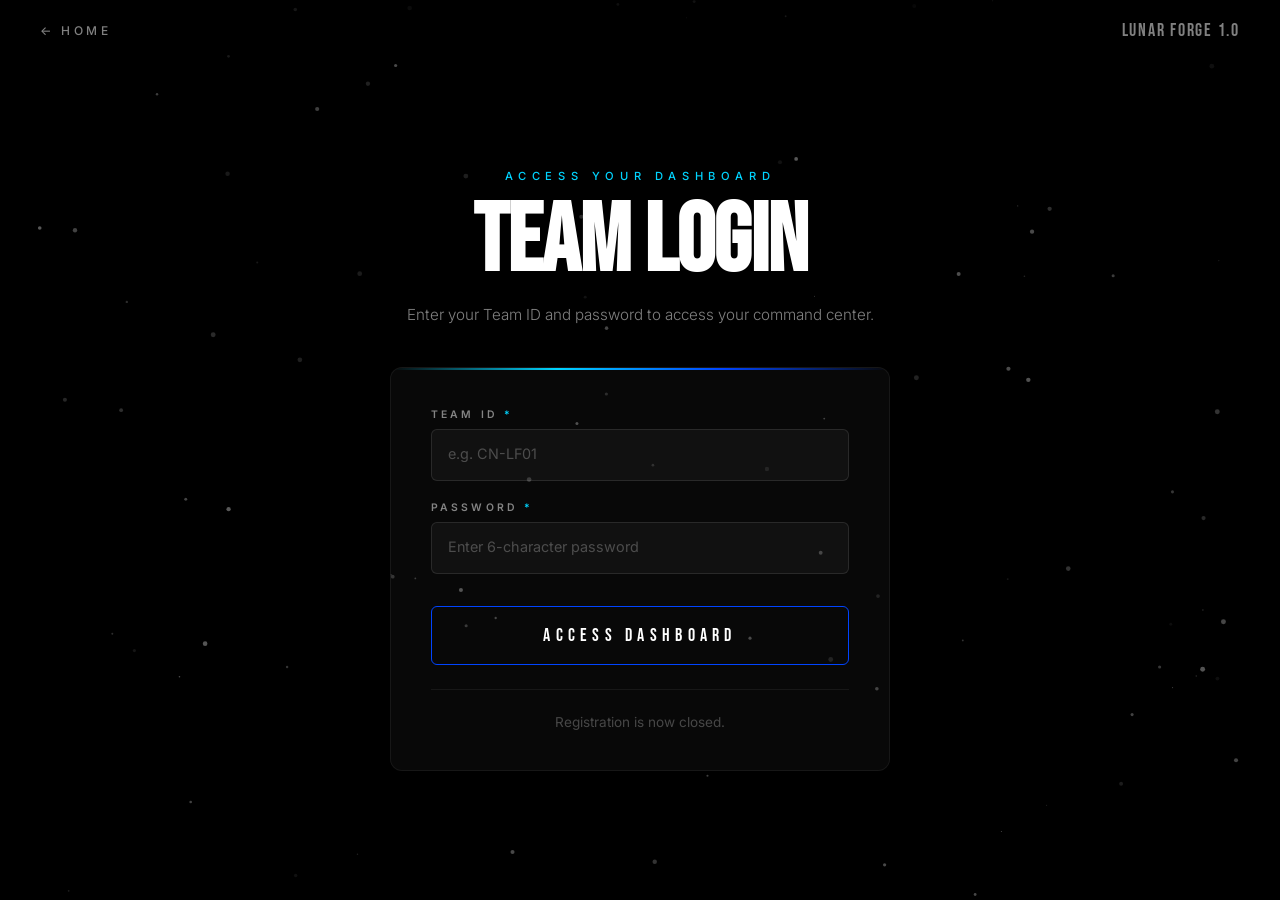
<file: dashboard.html>
<!DOCTYPE html>
<html lang="en">

<head>
  <meta charset="UTF-8" />
  <meta name="viewport" content="width=device-width, initial-scale=1.0" />
  <title>Dashboard — Lunar Forge 1.0</title>
  <meta name="description"
    content="Participant dashboard for Lunar Forge 1.0 — View your timeline, problem statement, submission status, teammates, and FAQs." />
  <link rel="preconnect" href="https://fonts.googleapis.com" />
  <link rel="preconnect" href="https://fonts.gstatic.com" crossorigin />
  <link href="https://fonts.googleapis.com/css2?family=Bebas+Neue&family=Inter:wght@300;400;500;600;700&display=swap"
    rel="stylesheet" />
  <link rel="stylesheet" href="dashboard.css" />
</head>

<body>

  <!-- ═══════════════ PARTICLE CANVAS ═══════════════ -->
  <canvas id="particles"></canvas>

  <!-- ═══════════════ TOP NAVIGATION ═══════════════ -->
  <nav class="dash-nav" id="dash-nav">
    <a href="index.html" class="dash-nav-logo">LUNAR FORGE 1.0</a>
    <div class="dash-nav-right">
      <span class="dash-nav-greeting" id="greeting-text">HELLO, NINJA</span>
      <button class="dash-nav-avatar" id="avatar-btn" aria-label="User menu">
        <span class="avatar-letter" id="avatar-letter">N</span>
      </button>
    </div>
  </nav>

  <!-- ═══════════════ DASHBOARD LAYOUT ═══════════════ -->
  <main class="dash-main">

    <!-- SIDEBAR -->
    <aside class="dash-sidebar" id="sidebar">
      <div class="sidebar-header">
        <span class="sidebar-label">DASHBOARD</span>
        <h2 class="sidebar-team-name" id="sidebar-team-name">TEAM NINJA</h2>
        <span class="sidebar-team-id" id="sidebar-team-id">CN-LF01</span>
      </div>

      <nav class="sidebar-nav">
        <button class="sidebar-link active" data-tab="overview" id="tab-overview">
          <svg class="sidebar-icon" viewBox="0 0 24 24" fill="none" stroke="currentColor" stroke-width="1.5">
            <rect x="3" y="3" width="7" height="7" rx="1.5" />
            <rect x="14" y="3" width="7" height="7" rx="1.5" />
            <rect x="3" y="14" width="7" height="7" rx="1.5" />
            <rect x="14" y="14" width="7" height="7" rx="1.5" />
          </svg>
          <span>OVERVIEW</span>
        </button>
        <button class="sidebar-link" data-tab="timeline" id="tab-timeline">
          <svg class="sidebar-icon" viewBox="0 0 24 24" fill="none" stroke="currentColor" stroke-width="1.5">
            <circle cx="12" cy="12" r="9" />
            <polyline points="12 7 12 12 15 15" />
          </svg>
          <span>TIMELINE</span>
        </button>
        <button class="sidebar-link" data-tab="problem" id="tab-problem">
          <svg class="sidebar-icon" viewBox="0 0 24 24" fill="none" stroke="currentColor" stroke-width="1.5">
            <path d="M14 2H6a2 2 0 00-2 2v16a2 2 0 002 2h12a2 2 0 002-2V8z" />
            <polyline points="14 2 14 8 20 8" />
            <line x1="16" y1="13" x2="8" y2="13" />
            <line x1="16" y1="17" x2="8" y2="17" />
          </svg>
          <span>PROBLEM STATEMENT</span>
        </button>
        <button class="sidebar-link" data-tab="submission" id="tab-submission">
          <svg class="sidebar-icon" viewBox="0 0 24 24" fill="none" stroke="currentColor" stroke-width="1.5">
            <path d="M21 15v4a2 2 0 01-2 2H5a2 2 0 01-2-2v-4" />
            <polyline points="17 8 12 3 7 8" />
            <line x1="12" y1="3" x2="12" y2="15" />
          </svg>
          <span>SUBMISSION</span>
        </button>
        <button class="sidebar-link" data-tab="teammates" id="tab-teammates">
          <svg class="sidebar-icon" viewBox="0 0 24 24" fill="none" stroke="currentColor" stroke-width="1.5">
            <path d="M17 21v-2a4 4 0 00-4-4H5a4 4 0 00-4 4v2" />
            <circle cx="9" cy="7" r="4" />
            <path d="M23 21v-2a4 4 0 00-3-3.87" />
            <path d="M16 3.13a4 4 0 010 7.75" />
          </svg>
          <span>TEAMMATES</span>
        </button>
        <button class="sidebar-link" data-tab="rules" id="tab-rules">
          <svg class="sidebar-icon" viewBox="0 0 24 24" fill="none" stroke="currentColor" stroke-width="1.5">
            <path d="M14 2H6a2 2 0 00-2 2v16a2 2 0 002 2h12a2 2 0 002-2V8z" />
            <polyline points="14 2 14 8 20 8" />
            <line x1="16" y1="13" x2="8" y2="13" />
            <line x1="16" y1="17" x2="8" y2="17" />
          </svg>
          <span>RULES</span>
        </button>
        <button class="sidebar-link" data-tab="faq" id="tab-faq">
          <svg class="sidebar-icon" viewBox="0 0 24 24" fill="none" stroke="currentColor" stroke-width="1.5">
            <circle cx="12" cy="12" r="10" />
            <path d="M9.09 9a3 3 0 015.83 1c0 2-3 3-3 3" />
            <line x1="12" y1="17" x2="12.01" y2="17" />
          </svg>
          <span>FAQ</span>
        </button>

        <div class="sidebar-divider" style="height:1px; background:rgba(255,255,255,0.05); margin: 16px 0;"></div>

        <button class="sidebar-link sidebar-logout" id="dash-logout-btn" style="color:var(--error);">
          <svg class="sidebar-icon" viewBox="0 0 24 24" fill="none" stroke="currentColor" stroke-width="1.5" style="color:var(--error);">
            <path d="M9 21H5a2 2 0 0 1-2-2V5a2 2 0 0 1 2-2h4"></path>
            <polyline points="16 17 21 12 16 7"></polyline>
            <line x1="21" y1="12" x2="9" y2="12"></line>
          </svg>
          <span>LOGOUT</span>
        </button>
      </nav>

      <div class="sidebar-footer">
        <a href="index.html" class="sidebar-footer-link">← BACK TO HOME</a>
      </div>
    </aside>

    <!-- CONTENT AREA -->
    <div class="dash-content" id="dash-content">

      <!-- ═══════════ TAB: OVERVIEW ═══════════ -->
      <section class="dash-tab active" id="panel-overview">

        <!-- Welcome Hero Banner -->
        <div class="overview-hero">
          <div class="overview-hero-bg"></div>
          <div class="overview-hero-content">
            <div class="overview-hero-left">
              <span class="overview-hero-badge">
                <svg viewBox="0 0 24 24" fill="none" stroke="currentColor" stroke-width="2"
                  style="width:12px;height:12px;">
                  <circle cx="12" cy="12" r="5" />
                  <line x1="12" y1="1" x2="12" y2="3" />
                  <line x1="12" y1="21" x2="12" y2="23" />
                  <line x1="4.22" y1="4.22" x2="5.64" y2="5.64" />
                  <line x1="18.36" y1="18.36" x2="19.78" y2="19.78" />
                  <line x1="1" y1="12" x2="3" y2="12" />
                  <line x1="21" y1="12" x2="23" y2="12" />
                  <line x1="4.22" y1="19.78" x2="5.64" y2="18.36" />
                  <line x1="18.36" y1="5.64" x2="19.78" y2="4.22" />
                </svg>
                <span id="overview-team-id" style="font-weight: 700; color: inherit;">TEAM ID</span>
              </span>
              <h1 class="overview-hero-title" id="overview-hero-greeting">WELCOME BACK, NINJA</h1>
              <p class="overview-hero-subtitle">Your hackathon command center. Track progress, manage submissions, and
                stay ahead of every milestone.</p>
            </div>
            <div class="overview-hero-right">
              <div class="overview-hero-status-chip" id="hero-status-chip">
                <span class="status-pulse"></span>
                <span id="hero-event-status">UPCOMING</span>
              </div>
            </div>
          </div>
        </div>

        <!-- Metrics Row -->
        <div class="overview-metrics">
          <div class="metric-card" id="card-status">
            <div class="metric-card-top">
              <div class="metric-icon-wrap metric-icon-event">
                <svg viewBox="0 0 24 24" fill="none" stroke="currentColor" stroke-width="1.5">
                  <circle cx="12" cy="12" r="10" />
                  <polyline points="12 6 12 12 16 14" />
                </svg>
              </div>
              <span class="metric-badge" id="event-status-badge">UPCOMING</span>
            </div>
            <span class="metric-label">EVENT STATUS</span>
            <span class="metric-value" id="event-status-value">UPCOMING</span>
          </div>

          <div class="metric-card" id="card-track">
            <div class="metric-card-top">
              <div class="metric-icon-wrap metric-icon-track">
                <svg viewBox="0 0 24 24" fill="none" stroke="currentColor" stroke-width="1.5">
                  <polygon
                    points="12 2 15.09 8.26 22 9.27 17 14.14 18.18 21.02 12 17.77 5.82 21.02 7 14.14 2 9.27 8.91 8.26 12 2" />
                </svg>
              </div>
            </div>
            <span class="metric-label">TRACK</span>
            <span class="metric-value" id="track-value">AI / ML</span>
          </div>

          <div class="metric-card" id="card-submission">
            <div class="metric-card-top">
              <div class="metric-icon-wrap metric-icon-submission">
                <svg viewBox="0 0 24 24" fill="none" stroke="currentColor" stroke-width="1.5">
                  <path d="M21 15v4a2 2 0 01-2 2H5a2 2 0 01-2-2v-4" />
                  <polyline points="17 8 12 3 7 8" />
                  <line x1="12" y1="3" x2="12" y2="15" />
                </svg>
              </div>
              <span class="metric-badge metric-badge-pending" id="submission-badge">NOT YET</span>
            </div>
            <span class="metric-label">SUBMISSION</span>
            <span class="metric-value pending" id="submission-status-value">PENDING</span>
          </div>

          <div class="metric-card" id="card-team">
            <div class="metric-card-top">
              <div class="metric-icon-wrap metric-icon-team">
                <svg viewBox="0 0 24 24" fill="none" stroke="currentColor" stroke-width="1.5">
                  <path d="M17 21v-2a4 4 0 00-4-4H5a4 4 0 00-4 4v2" />
                  <circle cx="9" cy="7" r="4" />
                  <path d="M23 21v-2a4 4 0 00-3-3.87" />
                  <path d="M16 3.13a4 4 0 010 7.75" />
                </svg>
              </div>
            </div>
            <span class="metric-label">TEAM SIZE</span>
            <span class="metric-value" id="team-size-value">3 MEMBERS</span>
          </div>
        </div>

        <!-- Dual Countdown Section -->
        <div class="overview-countdowns">
          <!-- Hackathon Start Countdown -->
          <div class="countdown-block countdown-primary">
            <div class="countdown-block-header">
              <svg viewBox="0 0 24 24" fill="none" stroke="currentColor" stroke-width="1.5"
                style="width:18px;height:18px;color:var(--accent-cyan);">
                <path d="M13 2L3 14h9l-1 8 10-12h-9l1-8z" />
              </svg>
              <span class="countdown-block-title">HACKATHON BEGINS</span>
            </div>
            <div class="countdown-row">
              <div class="cd-unit">
                <span class="cd-num" id="ov-cd-days">00</span>
                <span class="cd-lbl">DAYS</span>
              </div>
              <span class="cd-sep">:</span>
              <div class="cd-unit">
                <span class="cd-num" id="ov-cd-hours">00</span>
                <span class="cd-lbl">HOURS</span>
              </div>
              <span class="cd-sep">:</span>
              <div class="cd-unit">
                <span class="cd-num" id="ov-cd-mins">00</span>
                <span class="cd-lbl">MINS</span>
              </div>
              <span class="cd-sep">:</span>
              <div class="cd-unit">
                <span class="cd-num" id="ov-cd-secs">00</span>
                <span class="cd-lbl">SECS</span>
              </div>
            </div>
            <p class="cd-date">MARCH 30, 2026 — 7:00 PM IST</p>
          </div>

          <!-- Submission Deadline Countdown -->
          <div class="countdown-block countdown-secondary">
            <div class="countdown-block-header">
              <svg viewBox="0 0 24 24" fill="none" stroke="currentColor" stroke-width="1.5"
                style="width:18px;height:18px;color:var(--warning);">
                <path d="M21 15v4a2 2 0 01-2 2H5a2 2 0 01-2-2v-4" />
                <polyline points="17 8 12 3 7 8" />
                <line x1="12" y1="3" x2="12" y2="15" />
              </svg>
              <span class="countdown-block-title">SUBMISSION DEADLINE</span>
            </div>
            <div class="countdown-row">
              <div class="cd-unit">
                <span class="cd-num" id="ov-sub-days">00</span>
                <span class="cd-lbl">DAYS</span>
              </div>
              <span class="cd-sep">:</span>
              <div class="cd-unit">
                <span class="cd-num" id="ov-sub-hours">00</span>
                <span class="cd-lbl">HOURS</span>
              </div>
              <span class="cd-sep">:</span>
              <div class="cd-unit">
                <span class="cd-num" id="ov-sub-mins">00</span>
                <span class="cd-lbl">MINS</span>
              </div>
              <span class="cd-sep">:</span>
              <div class="cd-unit">
                <span class="cd-num" id="ov-sub-secs">00</span>
                <span class="cd-lbl">SECS</span>
              </div>
            </div>
            <p class="cd-date">MARCH 31, 2026 — 1:00 PM IST</p>
          </div>
        </div>

        <!-- Quick Actions -->
        <div class="overview-quicklinks">
          <span class="overview-section-label">QUICK ACTIONS</span>
          <div class="quicklink-grid">
            <button class="quicklink-card" data-goto="timeline">
              <div class="ql-icon-wrap">
                <svg viewBox="0 0 24 24" fill="none" stroke="currentColor" stroke-width="1.5" class="ql-svg">
                  <circle cx="12" cy="12" r="9" />
                  <polyline points="12 7 12 12 15 15" />
                </svg>
              </div>
              <span class="ql-text">View Timeline</span>
              <span class="ql-arrow">→</span>
            </button>
            <button class="quicklink-card" data-goto="submission">
              <div class="ql-icon-wrap">
                <svg viewBox="0 0 24 24" fill="none" stroke="currentColor" stroke-width="1.5" class="ql-svg">
                  <path d="M21 15v4a2 2 0 01-2 2H5a2 2 0 01-2-2v-4" />
                  <polyline points="17 8 12 3 7 8" />
                  <line x1="12" y1="3" x2="12" y2="15" />
                </svg>
              </div>
              <span class="ql-text">Submit Project</span>
              <span class="ql-arrow">→</span>
            </button>
            <button class="quicklink-card" data-goto="teammates">
              <div class="ql-icon-wrap">
                <svg viewBox="0 0 24 24" fill="none" stroke="currentColor" stroke-width="1.5" class="ql-svg">
                  <path d="M17 21v-2a4 4 0 00-4-4H5a4 4 0 00-4 4v2" />
                  <circle cx="9" cy="7" r="4" />
                </svg>
              </div>
              <span class="ql-text">View Team</span>
              <span class="ql-arrow">→</span>
            </button>
            <button class="quicklink-card" data-goto="faq">
              <div class="ql-icon-wrap">
                <svg viewBox="0 0 24 24" fill="none" stroke="currentColor" stroke-width="1.5" class="ql-svg">
                  <circle cx="12" cy="12" r="10" />
                  <path d="M9.09 9a3 3 0 015.83 1c0 2-3 3-3 3" />
                  <line x1="12" y1="17" x2="12.01" y2="17" />
                </svg>
              </div>
              <span class="ql-text">Read FAQ</span>
              <span class="ql-arrow">→</span>
            </button>
            <button class="quicklink-card" data-goto="rules">
              <div class="ql-icon-wrap">
                <svg viewBox="0 0 24 24" fill="none" stroke="currentColor" stroke-width="1.5" class="ql-svg">
                  <path d="M14 2H6a2 2 0 00-2 2v16a2 2 0 002 2h12a2 2 0 002-2V8z" />
                  <polyline points="14 2 14 8 20 8" />
                  <line x1="16" y1="13" x2="8" y2="13" />
                  <line x1="16" y1="17" x2="8" y2="17" />
                </svg>
              </div>
              <span class="ql-text">Read Rules</span>
              <span class="ql-arrow">→</span>
            </button>
          </div>
        </div>
      </section>

      <!-- ═══════════ TAB: TIMELINE ═══════════ -->
      <section class="dash-tab" id="panel-timeline">
        <div class="tab-header">
          <span class="tab-label">02</span>
          <h1 class="tab-title">TIMELINE</h1>
          <p class="tab-subtitle">DAY1: 7:00 PM – DAY2: 1:00 PM · Track every milestone of Lunar Forge 1.0</p>
        </div>

        <div class="dash-timeline" id="dash-timeline-container">
          <div class="dash-timeline-line"></div>
          <!-- Timeline items rendered dynamically by dashboard.js -->
        </div>
      </section>

      <!-- ═══════════ TAB: PROBLEM STATEMENT ═══════════ -->
      <section class="dash-tab" id="panel-problem">
        <div class="tab-header">
          <span class="tab-label">03</span>
          <h1 class="tab-title">PROBLEM<br />STATEMENT</h1>
          <p class="tab-subtitle">Your assigned challenge for Lunar Forge 1.0</p>
        </div>

        <div class="problem-card">
          <div class="problem-card-header">
            <span class="problem-badge" id="problem-domain-badge">—</span>
            <span class="problem-id" id="problem-id-display">—</span>
          </div>
          <h2 class="problem-title" id="problem-title-display">Loading...</h2>
          <p class="problem-desc" id="problem-desc-display">
            Your assigned problem statement description will appear here.
          </p>

          <div class="problem-details">
            <div class="problem-detail-item">
              <span class="problem-detail-label">DOMAIN</span>
              <span class="problem-detail-value" id="problem-domain-value">—</span>
            </div>
            <div class="problem-detail-item">
              <span class="problem-detail-label">DIFFICULTY</span>
              <span class="problem-detail-value difficulty-medium">INTERMEDIATE</span>
            </div>
            <div class="problem-detail-item">
              <span class="problem-detail-label">EXPECTED DELIVERABLES</span>
              <span class="problem-detail-value">Working Prototype + Presentation</span>
            </div>
          </div>


        </div>
      </section>

      <!-- ═══════════ TAB: SUBMISSION ═══════════ -->
      <section class="dash-tab" id="panel-submission">
        <div class="tab-header">
          <span class="tab-label">04</span>
          <h1 class="tab-title">SUBMISSION</h1>
          <p class="tab-subtitle">Submit your PPT and project before the deadline</p>
        </div>

        <!-- ─────────── PPT SUBMISSION (always unlocked) ─────────── -->
        <div class="ppt-submission-card" id="ppt-submission-card">
          <div class="ppt-card-header">
            <div class="ppt-card-header-left">
              <svg viewBox="0 0 24 24" fill="none" stroke="currentColor" stroke-width="1.5" class="ppt-card-icon">
                <path d="M14 2H6a2 2 0 00-2 2v16a2 2 0 002 2h12a2 2 0 002-2V8z"/>
                <polyline points="14 2 14 8 20 8"/>
                <rect x="8" y="13" width="8" height="1.5" rx=".75"/>
                <rect x="8" y="16" width="5" height="1.5" rx=".75"/>
              </svg>
              <div>
                <h2 class="ppt-card-title">Round 1 PPT Submission <span class="ppt-required-tag">Required</span></h2>
                <p class="ppt-card-subtitle">Upload your presentation (.pptx, .ppt, or .pdf)</p>
                <p class="ppt-card-subtitle" style="color: #ffab00; font-size: 0.75rem; margin-top: 4px; display: flex; align-items: center; gap: 4px;">
                  <svg viewBox="0 0 24 24" fill="none" stroke="currentColor" stroke-width="2" style="width: 12px; height: 12px;">
                    <circle cx="12" cy="12" r="10"></circle>
                    <polyline points="12 6 12 12 16 14"></polyline>
                  </svg>
                  Last date is March 28, 2026, at 8:00 PM IST. It auto closes at 8 PM.
                </p>
                <a href="PPT-Format.pptx" download="PPT-Format.pptx" class="ppt-format-btn">
                  <svg viewBox="0 0 24 24" fill="none" stroke="currentColor" stroke-width="2.5" stroke-linecap="round" stroke-linejoin="round" class="ppt-format-icon">
                    <path d="M21 15v4a2 2 0 0 1-2 2H5a2 2 0 0 1-2-2v-4"></path>
                    <polyline points="7 10 12 15 17 10"></polyline>
                    <line x1="12" y1="15" x2="12" y2="3"></line>
                  </svg>
                  DOWNLOAD PPT FORMAT
                </a>
              </div>
            </div>
            <!-- Status badge — rendered by JS -->
            <span class="ppt-status-badge ppt-badge-pending" id="ppt-status-badge">
              <svg viewBox="0 0 10 10" width="8" height="8" fill="currentColor"><circle cx="5" cy="5" r="5"/></svg>
              Pending
            </span>
          </div>

          <!-- Success message (hidden until upload) -->
          <div class="ppt-success-msg" id="ppt-success-msg" style="display:none;">
            <svg viewBox="0 0 24 24" fill="none" stroke="currentColor" stroke-width="2.5" style="width:18px;height:18px;flex-shrink:0;">
              <polyline points="20 6 9 17 4 12"/>
            </svg>
            <span>PPT uploaded successfully! &nbsp;<a href="#" id="ppt-drive-link" target="_blank" rel="noopener">View / Download →</a></span>
          </div>

          <!-- Error message (hidden until error) -->
          <div class="ppt-error-msg" id="ppt-error-msg" style="display:none;">
            <svg viewBox="0 0 24 24" fill="none" stroke="currentColor" stroke-width="2" style="width:18px;height:18px;flex-shrink:0;">
              <circle cx="12" cy="12" r="10"/><line x1="12" y1="8" x2="12" y2="12"/><line x1="12" y1="16" x2="12.01" y2="16"/>
            </svg>
            <span id="ppt-error-text">Upload failed. Please try again.</span>
          </div>

          <!-- Upload area -->
          <div class="ppt-upload-area" id="ppt-upload-area">
            <input type="file" id="ppt-file-input" accept=".pptx,.ppt,.pdf" style="display:none;" />
            <div class="ppt-dropzone" id="ppt-dropzone">
              <svg viewBox="0 0 24 24" fill="none" stroke="currentColor" stroke-width="1.5" style="width:36px;height:36px;color:var(--accent-cyan);margin-bottom:10px;">
                <path d="M21 15v4a2 2 0 01-2 2H5a2 2 0 01-2-2v-4"/>
                <polyline points="17 8 12 3 7 8"/>
                <line x1="12" y1="3" x2="12" y2="15"/>
              </svg>
              <p class="ppt-dropzone-text">Drag & drop your file here, or</p>
              <button type="button" class="ppt-browse-btn" id="ppt-browse-btn">Browse File</button>
              <p class="ppt-dropzone-hint">.pptx · .ppt · .pdf &nbsp;·&nbsp; Max 50 MB</p>
            </div>
            <!-- Chosen file name display -->
            <div class="ppt-chosen-file" id="ppt-chosen-file" style="display:none;">
              <svg viewBox="0 0 24 24" fill="none" stroke="currentColor" stroke-width="1.5" style="width:16px;height:16px;color:var(--accent-cyan);flex-shrink:0;">
                <path d="M14 2H6a2 2 0 00-2 2v16a2 2 0 002 2h12a2 2 0 002-2V8z"/><polyline points="14 2 14 8 20 8"/>
              </svg>
              <span id="ppt-chosen-name">file.pptx</span>
              <button type="button" class="ppt-clear-btn" id="ppt-clear-btn" aria-label="Remove file">✕</button>
            </div>
          </div>

          <button type="button" class="ppt-upload-btn" id="ppt-upload-btn">
            <svg viewBox="0 0 24 24" fill="none" stroke="currentColor" stroke-width="2" style="width:16px;height:16px;">
              <path d="M21 15v4a2 2 0 01-2 2H5a2 2 0 01-2-2v-4"/>
              <polyline points="17 8 12 3 7 8"/>
              <line x1="12" y1="3" x2="12" y2="15"/>
            </svg>
            <span id="ppt-upload-btn-text">Upload PPT</span>
          </button>
        </div>

        <!-- ─────────── FINAL SUBMISSION ─────────── -->
        <div class="final-submission-outer">
          <h2 class="final-submission-heading">Final Submission <span class="final-sub-heading-tag">(GitHub Repo + Demo Video)</span></h2>

          <!-- Submission Status Banner -->
          <div class="submission-status-banner" id="submission-banner">
            <div class="submission-status-icon">
              <svg viewBox="0 0 24 24" fill="none" stroke="currentColor" stroke-width="1.5"
                style="width:24px;height:24px;">
                <circle cx="12" cy="12" r="10" />
                <polyline points="12 6 12 12 16 14" />
              </svg>
            </div>
            <div class="submission-status-text">
              <h3>SUBMISSION PENDING</h3>
              <p>Fill out your GitHub URL and Video URL below to submit your project to the judges. You can update your submission later.</p>
            </div>
          </div>

          <!-- Deadline Countdown -->
          <div class="submission-deadline">
            <span class="overview-section-label">SUBMISSION WINDOW CLOSES IN</span>
            <div class="countdown-row compact">
              <div class="cd-unit small"><span class="cd-num" id="sub-cd-days">00</span><span class="cd-lbl">DAYS</span></div>
              <span class="cd-sep">:</span>
              <div class="cd-unit small"><span class="cd-num" id="sub-cd-hours">00</span><span class="cd-lbl">HRS</span></div>
              <span class="cd-sep">:</span>
              <div class="cd-unit small"><span class="cd-num" id="sub-cd-mins">00</span><span class="cd-lbl">MIN</span></div>
              <span class="cd-sep">:</span>
              <div class="cd-unit small"><span class="cd-num" id="sub-cd-secs">00</span><span class="cd-lbl">SEC</span></div>
            </div>
            <p class="cd-date" style="margin-top: 12px;">MARCH 31, 2026 — 1:00 PM IST</p>
          </div>

          <!-- Submission Form Wrapper -->
          <div class="submission-form-wrapper" id="submission-wrapper">
            <div class="submission-locked-overlay" id="submission-locked-overlay" style="display: none;">
              <svg viewBox="0 0 24 24" fill="none" stroke="currentColor" stroke-width="1.5"
                style="width:40px;height:40px;color:var(--text-muted);">
                <rect x="3" y="11" width="18" height="11" rx="2" ry="2" />
                <path d="M7 11V7a5 5 0 0110 0v4" />
              </svg>
              <span class="locked-overlay-text">SUBMISSIONS OPEN WHEN THE HACKATHON BEGINS</span>
            </div>
            <form class="submission-form" id="submission-form">
              <div class="sub-form-row">
                <div class="sub-form-section">
                  <label class="sub-form-label">TEAM NAME</label>
                  <input type="text" class="sub-form-input" id="sub-team-name" readonly />
                </div>
                <div class="sub-form-section">
                  <label class="sub-form-label">TEAM ID</label>
                  <input type="text" class="sub-form-input" id="sub-team-id" readonly />
                </div>
              </div>
              <div class="sub-form-row">
                <div class="sub-form-section">
                  <label class="sub-form-label">DOMAIN</label>
                  <input type="text" class="sub-form-input" id="sub-domain" readonly />
                </div>
                <div class="sub-form-section">
                  <label class="sub-form-label">PROBLEM STATEMENT</label>
                  <input type="text" class="sub-form-input" id="sub-problem" readonly />
                </div>
              </div>
              <div class="sub-form-section">
                <label class="sub-form-label">GITHUB REPO URL <span class="required-star">*</span></label>
                <input type="url" class="sub-form-input" id="sub-github" placeholder="https://github.com/..." required />
              </div>
              <div class="sub-form-section">
                <label class="sub-form-label">VIDEO URL <span class="required-star">*</span></label>
                <input type="url" class="sub-form-input" id="sub-demo" placeholder="https://youtube.com/..." required />
              </div>
              <button type="submit" class="submit-project-btn" id="submit-project-btn">
                <svg viewBox="0 0 24 24" fill="none" stroke="currentColor" stroke-width="1.5" class="btn-icon">
                  <polyline points="20 6 9 17 4 12" />
                </svg>
                <span id="submit-btn-text">SUBMIT PROJECT</span>
              </button>
            </form>
          </div>
        </div>
      </section>

      <!-- ═══════════ TAB: TEAMMATES ═══════════ -->
      <section class="dash-tab" id="panel-teammates">
        <div class="tab-header">
          <span class="tab-label">05</span>
          <h1 class="tab-title">TEAMMATES</h1>
          <p class="tab-subtitle">Team Identifier: <span id="teammates-team-id" style="font-weight: 600; color: var(--accent-cyan);">CN-LF00</span></p>
        </div>

        <div class="teammates-grid" id="teammates-grid">
          <!-- Team Lead -->
          <div class="teammate-card lead">
            <div class="teammate-avatar lead-avatar">
              <span class="teammate-avatar-letter" id="lead-avatar-letter">—</span>
              <div class="lead-crown">
                <svg viewBox="0 0 24 24" fill="currentColor" width="14">
                  <path d="M5 16L3 5l5.5 5L12 2l3.5 8L21 5l-2 11H5z" />
                </svg>
              </div>
            </div>
            <div class="teammate-info">
              <span class="teammate-role">TEAM LEAD</span>
              <h3 class="teammate-name" id="lead-name-display">—</h3>
              <span class="teammate-batch" id="lead-batch-display"></span>
              <span class="teammate-phone" id="lead-phone-display"></span>
            </div>
          </div>

          <!-- Member 1 -->
          <div class="teammate-card" id="member1-card">
            <div class="teammate-avatar">
              <span class="teammate-avatar-letter" id="m1-avatar-letter">—</span>
            </div>
            <div class="teammate-info">
              <span class="teammate-role">MEMBER</span>
              <h3 class="teammate-name" id="m1-name-display">—</h3>
              <span class="teammate-batch" id="m1-batch-display"></span>
              <span class="teammate-phone" id="m1-phone-display"></span>
            </div>
          </div>

          <!-- Member 2 -->
          <div class="teammate-card" id="member2-card">
            <div class="teammate-avatar">
              <span class="teammate-avatar-letter" id="m2-avatar-letter">—</span>
            </div>
            <div class="teammate-info">
              <span class="teammate-role">MEMBER</span>
              <h3 class="teammate-name" id="m2-name-display">—</h3>
              <span class="teammate-batch" id="m2-batch-display"></span>
              <span class="teammate-phone" id="m2-phone-display"></span>
            </div>
          </div>
        </div>

        <!-- Team Chat CTA -->
        <div class="team-chat-cta">
          <div class="chat-cta-content">
            <h3>TEAM COMMUNICATION</h3>
            <p>Coordinate with your team via WhatsApp channel</p>
          </div>
          <a href="#" class="chat-cta-btn" id="whatsapp-team-link">OPEN WHATSAPP →</a>
        </div>
      </section>

      <!-- ═══════════ TAB: RULES ═══════════ -->
      <section class="dash-tab" id="panel-rules">
        <div class="tab-header">
          <span class="tab-label">06</span>
          <h1 class="tab-title">OFFICIAL<br />RULES</h1>
          <p class="tab-subtitle">Guidelines and regulations for Lunar Forge 1.0</p>
        </div>

        <div class="faq-list" id="rules-list">
          <div class="faq-item">
            <button class="faq-question" aria-expanded="false">
              <span>1. Participation Rules</span>
              <svg class="faq-chevron" viewBox="0 0 24 24" fill="none" stroke="currentColor" stroke-width="2"><polyline points="6 9 12 15 18 9" /></svg>
            </button>
            <div class="faq-answer"><p>Individual participation allowed. Team participation allowed (Maximum 3 members). Only boys-only or girls-only teams — no mixed-gender teams. One participant can be part of only one team. Registration is mandatory before deadline. No changes in team members after registration.</p></div>
          </div>
          <div class="faq-item">
            <button class="faq-question" aria-expanded="false">
              <span>2. Problem Statement (PS)</span>
              <svg class="faq-chevron" viewBox="0 0 24 24" fill="none" stroke="currentColor" stroke-width="2"><polyline points="6 9 12 15 18 9" /></svg>
            </button>
            <div class="faq-answer"><p>Problem Statement will be provided by organizers. Participants must strictly work only on the given PS. No changing of problem statement after the event begins. Any deviation from PS may lead to disqualification.</p></div>
          </div>
          <div class="faq-item">
            <button class="faq-question" aria-expanded="false">
              <span>3. Duration</span>
              <svg class="faq-chevron" viewBox="0 0 24 24" fill="none" stroke="currentColor" stroke-width="2"><polyline points="6 9 12 15 18 9" /></svg>
            </button>
            <div class="faq-answer"><p>18 hours (Overnight event). Event starts at 7:00 PM and ends at 1:00 PM next day. Strict submission deadline — late submissions will not be accepted.</p></div>
          </div>
          <div class="faq-item">
            <button class="faq-question" aria-expanded="false">
              <span>4. Project Development Rules</span>
              <svg class="faq-chevron" viewBox="0 0 24 24" fill="none" stroke="currentColor" stroke-width="2"><polyline points="6 9 12 15 18 9" /></svg>
            </button>
            <div class="faq-answer"><p>Project must be original. Major development must happen during hackathon hours. Pre-written code/templates must be declared. Fully pre-built projects are not allowed. Open-source libraries allowed. Any programming language allowed.</p></div>
          </div>
          <div class="faq-item">
            <button class="faq-question" aria-expanded="false">
              <span>5. Submission Requirements</span>
              <svg class="faq-chevron" viewBox="0 0 24 24" fill="none" stroke="currentColor" stroke-width="2"><polyline points="6 9 12 15 18 9" /></svg>
            </button>
            <div class="faq-answer"><p>Mandatory submissions: Working prototype, GitHub repository (public), PPT presentation. Demo video is mandatory. README file must be included with the repo.</p></div>
          </div>
          <div class="faq-item">
            <button class="faq-question" aria-expanded="false">
              <span>6. Evaluation Criteria</span>
              <svg class="faq-chevron" viewBox="0 0 24 24" fill="none" stroke="currentColor" stroke-width="2"><polyline points="6 9 12 15 18 9" /></svg>
            </button>
            <div class="faq-answer"><p>Projects will be evaluated on: Innovation &amp; Creativity, Technical Implementation, Problem Relevance, Presentation Quality, and Completeness of submission.</p></div>
          </div>
          <div class="faq-item">
            <button class="faq-question" aria-expanded="false">
              <span>7. Checkpoints &amp; Monitoring</span>
              <svg class="faq-chevron" viewBox="0 0 24 24" fill="none" stroke="currentColor" stroke-width="2"><polyline points="6 9 12 15 18 9" /></svg>
            </button>
            <div class="faq-answer"><p>There will be scheduled checkpoints during the hackathon. Organizers may visit teams to monitor progress. Teams must be present and working at all checkpoints. Non-compliance may lead to disqualification.</p></div>
          </div>
          <div class="faq-item">
            <button class="faq-question" aria-expanded="false">
              <span>8. Presentation Rules</span>
              <svg class="faq-chevron" viewBox="0 0 24 24" fill="none" stroke="currentColor" stroke-width="2"><polyline points="6 9 12 15 18 9" /></svg>
            </button>
            <div class="faq-answer"><p>Each team will get a fixed time slot for final presentation. Presentation must follow the official PPT template. Live demo is highly encouraged. Questions from judges must be answered by team members only.</p></div>
          </div>
          <div class="faq-item">
            <button class="faq-question" aria-expanded="false">
              <span>9. Code of Conduct</span>
              <svg class="faq-chevron" viewBox="0 0 24 24" fill="none" stroke="currentColor" stroke-width="2"><polyline points="6 9 12 15 18 9" /></svg>
            </button>
            <div class="faq-answer"><p>Respectful behavior towards all participants, organizers, and judges is mandatory. Plagiarism, cheating, or unsportsmanlike conduct will result in immediate disqualification. Decisions by organizers and judges are final.</p></div>
          </div>
        </div>
      </section>

      <!-- ═══════════ TAB: FAQ ═══════════ -->
      <section class="dash-tab" id="panel-faq">
        <div class="tab-header">
          <span class="tab-label">07</span>
          <h1 class="tab-title">FAQ</h1>
          <p class="tab-subtitle">Frequently asked questions about Lunar Forge 1.0</p>
        </div>

        <div class="faq-list" id="faq-list">
          <div class="faq-item">
            <button class="faq-question" aria-expanded="false">
              <span>What is the duration of the hackathon?</span>
              <svg class="faq-chevron" viewBox="0 0 24 24" fill="none" stroke="currentColor" stroke-width="2">
                <polyline points="6 9 12 15 18 9" />
              </svg>
            </button>
            <div class="faq-answer">
              <p>Lunar Forge 1.0 is an 18-hour hackathon. Hacking begins at 7:00 PM on March 30 and submissions close at 1:00 PM on March 31, 2026.</p>
            </div>
          </div>
          <div class="faq-item">
            <button class="faq-question" aria-expanded="false">
              <span>who developed this amazing website Lunar Forge  </span>
              <svg class="faq-chevron" viewBox="0 0 24 24" fill="none" stroke="currentColor" stroke-width="2">
                <polyline points="6 9 12 15 18 9" />
              </svg>
            </button>
            <div class="faq-answer">
              <p>this amazing website Lunar Forge was developed by Royden Jerome, Mirun Kaushik and Sundharesan</p>
            </div>
          </div>
          <div class="faq-item">
            <button class="faq-question" aria-expanded="false">
              <span>Can I participate solo?</span>
              <svg class="faq-chevron" viewBox="0 0 24 24" fill="none" stroke="currentColor" stroke-width="2">
                <polyline points="6 9 12 15 18 9" />
              </svg>
            </button>
            <div class="faq-answer">
              <p>Yes! You can participate solo, as a duo (2 members), or as a trio (3 members). Choose the team size
                that works best for you.</p>
            </div>
          </div>

          <div class="faq-item">
            <button class="faq-question" aria-expanded="false">
              <span>What should I submit?</span>
              <svg class="faq-chevron" viewBox="0 0 24 24" fill="none" stroke="currentColor" stroke-width="2">
                <polyline points="6 9 12 15 18 9" />
              </svg>
            </button>
            <div class="faq-answer">
              <p>You need to submit a working prototype with a GitHub repository link, a project description, tech stack used, a demo video (mandatory), and a PPT presentation.</p>
            </div>
          </div>

          <div class="faq-item">
            <button class="faq-question" aria-expanded="false">
              <span>Can I change my problem statement after registration?</span>
              <svg class="faq-chevron" viewBox="0 0 24 24" fill="none" stroke="currentColor" stroke-width="2">
                <polyline points="6 9 12 15 18 9" />
              </svg>
            </button>
            <div class="faq-answer">
              <p>No. Problem statement cannot be changed after registration. You must work on the PS you selected during sign-up.</p>
            </div>
          </div>

          <div class="faq-item">
            <button class="faq-question" aria-expanded="false">
              <span>Are there any restrictions on technology/tools?</span>
              <svg class="faq-chevron" viewBox="0 0 24 24" fill="none" stroke="currentColor" stroke-width="2">
                <polyline points="6 9 12 15 18 9" />
              </svg>
            </button>
            <div class="faq-answer">
              <p>No restrictions! You can use any programming language, framework, API, or tool. AI tools are allowed and do not need to be disclosed.</p>
            </div>
          </div>

          <div class="faq-item">
            <button class="faq-question" aria-expanded="false">
              <span>What happens if I miss the submission deadline?</span>
              <svg class="faq-chevron" viewBox="0 0 24 24" fill="none" stroke="currentColor" stroke-width="2">
                <polyline points="6 9 12 15 18 9" />
              </svg>
            </button>
            <div class="faq-answer">
              <p>Late submissions will not be accepted. Make sure to submit your project before 1:00 PM on March 31. We recommend submitting early and updating if needed.</p>
            </div>
          </div>

          <div class="faq-item">
            <button class="faq-question" aria-expanded="false">
              <span>Who can I contact for help during the hackathon?</span>
              <svg class="faq-chevron" viewBox="0 0 24 24" fill="none" stroke="currentColor" stroke-width="2">
                <polyline points="6 9 12 15 18 9" />
              </svg>
            </button>
            <div class="faq-answer">
              <p>Reach out to the organizers via the WhatsApp channel. Mentors will also be available during designated
                mentor sessions for 1-on-1 guidance.</p>
            </div>
          </div>

          
        </div>
      </section>

    </div>
  </main>

  <!-- ═══════════════ MOBILE BOTTOM NAV ═══════════════ -->
  <nav class="mobile-nav" id="mobile-nav">
    <button class="mobile-nav-btn active" data-tab="overview">
      <svg viewBox="0 0 24 24" fill="none" stroke="currentColor" stroke-width="1.5">
        <rect x="3" y="3" width="7" height="7" rx="1.5" />
        <rect x="14" y="3" width="7" height="7" rx="1.5" />
        <rect x="3" y="14" width="7" height="7" rx="1.5" />
        <rect x="14" y="14" width="7" height="7" rx="1.5" />
      </svg>
      <span>Overview</span>
    </button>
    <button class="mobile-nav-btn" data-tab="timeline">
      <svg viewBox="0 0 24 24" fill="none" stroke="currentColor" stroke-width="1.5">
        <circle cx="12" cy="12" r="9" />
        <polyline points="12 7 12 12 15 15" />
      </svg>
      <span>Timeline</span>
    </button>
    <button class="mobile-nav-btn" data-tab="problem">
      <svg viewBox="0 0 24 24" fill="none" stroke="currentColor" stroke-width="1.5">
        <path d="M14 2H6a2 2 0 00-2 2v16a2 2 0 002 2h12a2 2 0 002-2V8z" />
        <polyline points="14 2 14 8 20 8" />
        <line x1="16" y1="13" x2="8" y2="13" />
        <line x1="16" y1="17" x2="8" y2="17" />
      </svg>
      <span>Problem</span>
    </button>
    <button class="mobile-nav-btn" data-tab="submission">
      <svg viewBox="0 0 24 24" fill="none" stroke="currentColor" stroke-width="1.5">
        <path d="M21 15v4a2 2 0 01-2 2H5a2 2 0 01-2-2v-4" />
        <polyline points="17 8 12 3 7 8" />
        <line x1="12" y1="3" x2="12" y2="15" />
      </svg>
      <span>Submit</span>
    </button>
    <button class="mobile-nav-btn" data-tab="teammates">
      <svg viewBox="0 0 24 24" fill="none" stroke="currentColor" stroke-width="1.5">
        <path d="M17 21v-2a4 4 0 00-4-4H5a4 4 0 00-4 4v2" />
        <circle cx="9" cy="7" r="4" />
      </svg>
      <span>Team</span>
    </button>
    <button class="mobile-nav-btn" data-tab="rules">
      <svg viewBox="0 0 24 24" fill="none" stroke="currentColor" stroke-width="1.5">
        <path d="M14 2H6a2 2 0 0 0-2 2v16a2 2 0 0 0 2 2h12a2 2 0 0 0 2-2V8z"></path>
        <polyline points="14 2 14 8 20 8"></polyline>
        <line x1="16" y1="13" x2="8" y2="13"></line>
        <line x1="16" y1="17" x2="8" y2="17"></line>
      </svg>
      <span>Rules</span>
    </button>
    <button class="mobile-nav-btn" data-tab="faq">
      <svg viewBox="0 0 24 24" fill="none" stroke="currentColor" stroke-width="1.5">
        <circle cx="12" cy="12" r="10" />
        <path d="M9.09 9a3 3 0 015.83 1c0 2-3 3-3 3" />
        <line x1="12" y1="17" x2="12.01" y2="17" />
      </svg>
      <span>FAQ</span>
    </button>
  </nav>

  <!-- ═══════════════ MOBILE PPT FAB ═══════════════ -->
  <!-- Only visible on mobile (< 768 px) via CSS -->
  <button class="ppt-mob-fab" id="ppt-mob-fab" aria-label="Upload PPT">
    <svg viewBox="0 0 24 24" fill="none" stroke="currentColor" stroke-width="2" style="width:20px;height:20px;">
      <path d="M21 15v4a2 2 0 01-2 2H5a2 2 0 01-2-2v-4"/>
      <polyline points="17 8 12 3 7 8"/>
      <line x1="12" y1="3" x2="12" y2="15"/>
    </svg>
    <span>Upload PPT</span>
  </button>

  <script src="dashboard.js"></script>
</body>

</html>
</file>
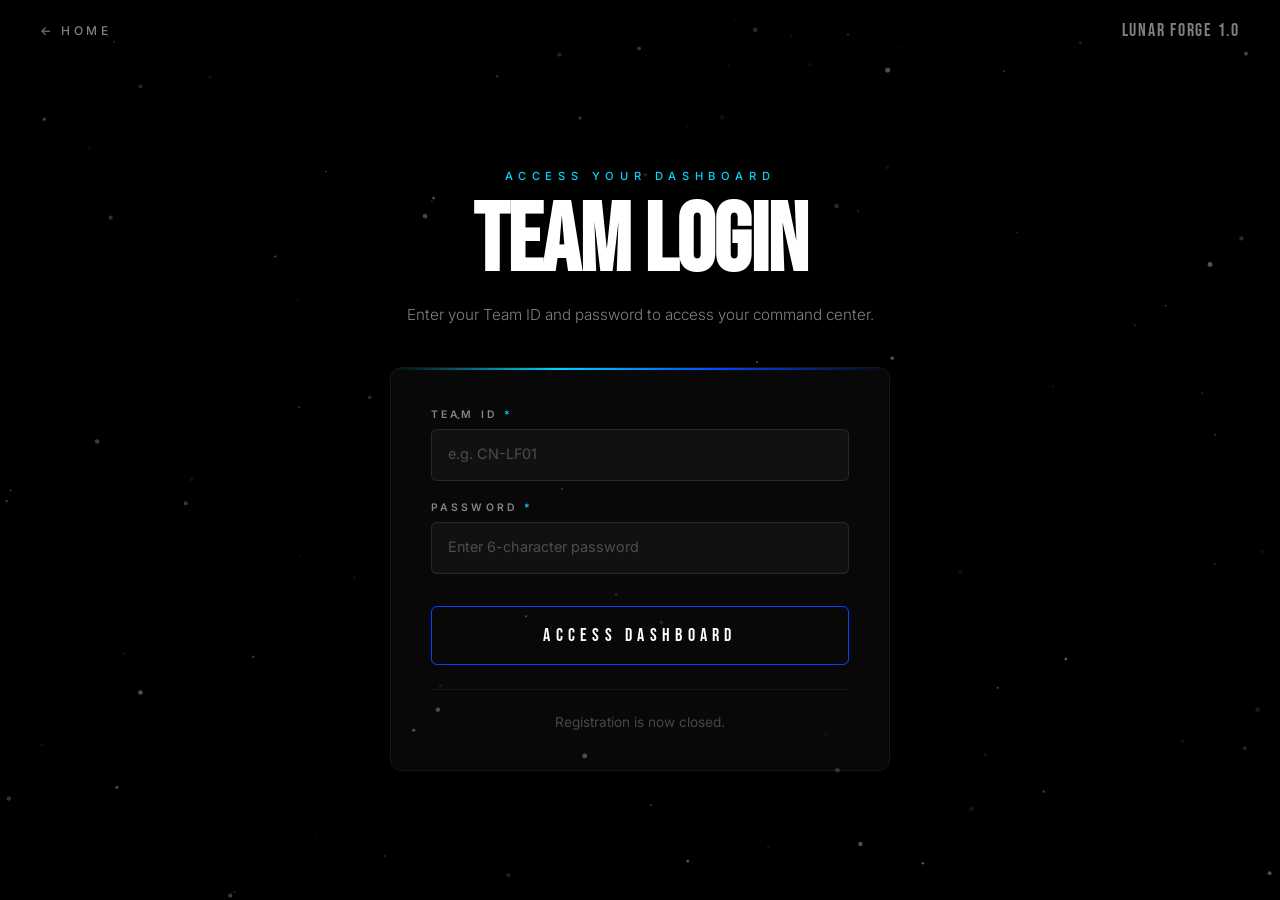
<file: login.html>
<!DOCTYPE html>
<html lang="en">

<head>
    <meta charset="UTF-8" />
    <meta name="viewport" content="width=device-width, initial-scale=1.0" />
    <title>Login — Lunar Forge 1.0</title>
    <meta name="description" content="Login to your Lunar Forge 1.0 dashboard." />
    <link rel="preconnect" href="https://fonts.googleapis.com" />
    <link rel="preconnect" href="https://fonts.gstatic.com" crossorigin />
    <link href="https://fonts.googleapis.com/css2?family=Bebas+Neue&family=Inter:wght@300;400;500;600;700&display=swap"
        rel="stylesheet" />
    <!-- Reusing register.css for base layout, overriding in login.css -->
    <link rel="stylesheet" href="register.css" />
    <link rel="stylesheet" href="login.css" />
</head>

<body>

    <!-- ═══════════════ PARTICLE CANVAS ═══════════════ -->
    <canvas id="particles"></canvas>

    <!-- ═══════════════ TOP BAR ═══════════════ -->
    <nav class="reg-nav">
        <a href="index.html" class="reg-back" id="back-link">← HOME</a>
        <span class="reg-nav-title">LUNAR FORGE 1.0</span>
    </nav>

    <!-- ═══════════════ LOGIN FORM ═══════════════ -->
    <main class="reg-main login-main">
        <div class="reg-container login-container" id="login-form-container">

            <div class="reg-header login-header">
                <span class="reg-label">ACCESS YOUR DASHBOARD</span>
                <h1 class="reg-title">TEAM LOGIN</h1>
                <p class="reg-subtitle">Enter your Team ID and password to access your command center.</p>
            </div>

            <form id="login-form" autocomplete="off" novalidate>
                <div class="login-card">
                    <!-- Error Message Display -->
                    <div id="login-alert" class="login-alert" style="display: none;">
                        <svg viewBox="0 0 24 24" fill="none" stroke="currentColor" stroke-width="2" class="alert-icon">
                            <circle cx="12" cy="12" r="10"></circle>
                            <line x1="12" y1="8" x2="12" y2="12"></line>
                            <line x1="12" y1="16" x2="12.01" y2="16"></line>
                        </svg>
                        <span id="login-alert-msg">Invalid credentials.</span>
                    </div>

                    <div class="form-group">
                        <label for="login-team-id" class="form-label">TEAM ID <span class="required">*</span></label>
                        <input type="text" id="login-team-id" name="teamId" class="form-input login-input"
                            placeholder="e.g. CN-LF01" required />
                    </div>

                    <div class="form-group">
                        <label for="login-password" class="form-label">PASSWORD <span class="required">*</span></label>
                        <input type="password" id="login-password" name="password" class="form-input login-input"
                            placeholder="Enter 6-character password" required />
                    </div>

                    <button type="submit" class="submit-btn login-btn" id="login-btn">
                        <span class="submit-btn-text">ACCESS DASHBOARD</span>
                        <span class="submit-btn-loading" style="display:none;">VERIFYING...</span>
                    </button>
                    
                    <div class="login-footer">
                        <span class="login-footer-text" style="opacity:0.5;">Registration is now closed.</span>
                    </div>
                </div>
            </form>
        </div>
    </main>

    <script src="login.js"></script>
</body>

</html>
</file>
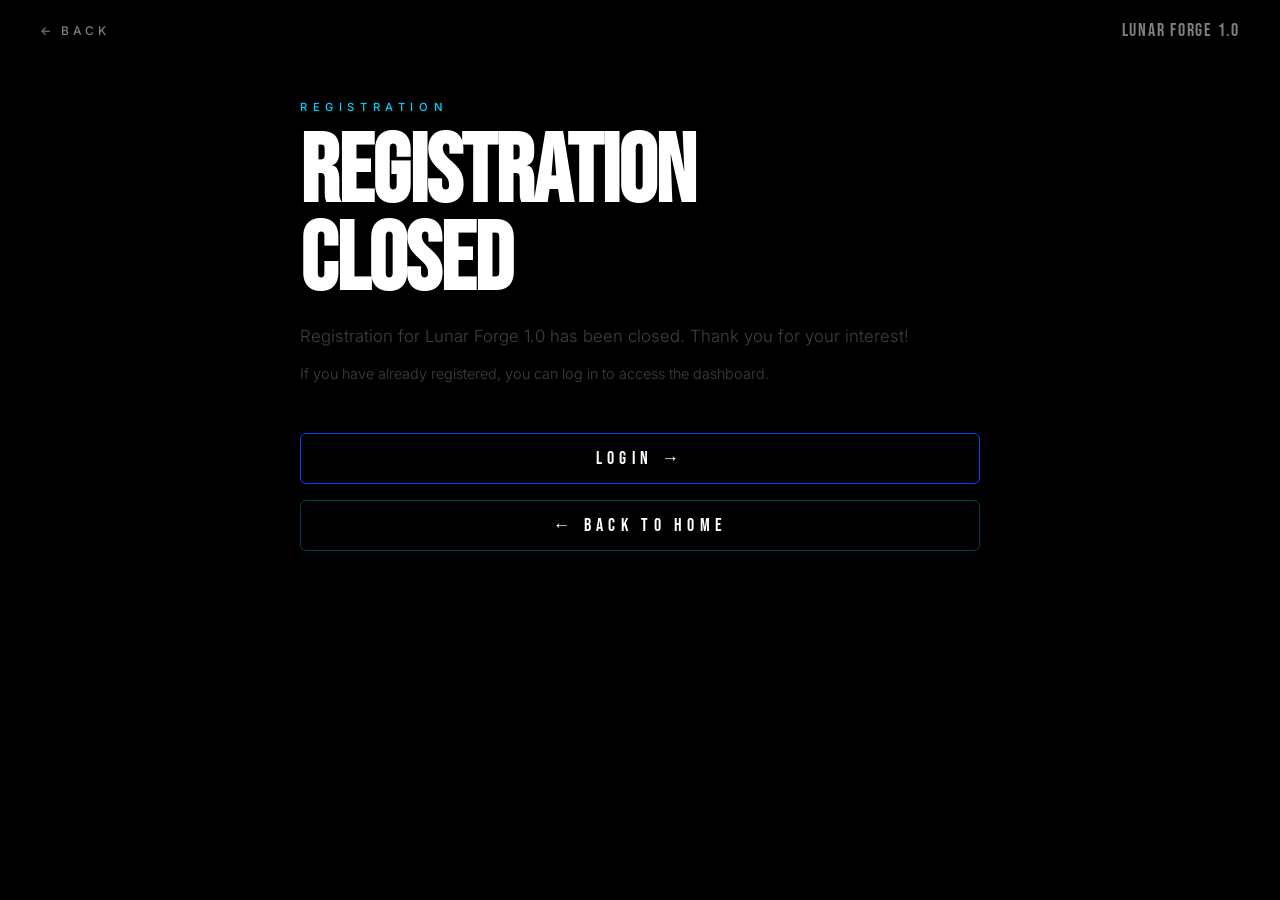
<file: register.html>
<!DOCTYPE html>
<html lang="en">

<head>
    <meta charset="UTF-8" />
    <meta name="viewport" content="width=device-width, initial-scale=1.0" />
    <title>Register — Lunar Forge 1.0</title>
    <meta name="description"
        content="Register your team for Lunar Forge 1.0 Hackathon by Coding Ninjas Saranathan Community." />
    <link rel="preconnect" href="https://fonts.googleapis.com" />
    <link rel="preconnect" href="https://fonts.gstatic.com" crossorigin />
    <link href="https://fonts.googleapis.com/css2?family=Bebas+Neue&family=Inter:wght@300;400;500;600;700&display=swap"
        rel="stylesheet" />
    <link rel="stylesheet" href="register.css" />
</head>

<body>

    <!-- ═══════════════ PARTICLE CANVAS ═══════════════ -->
    <canvas id="particles"></canvas>

    <!-- ═══════════════ TOP BAR ═══════════════ -->
    <nav class="reg-nav">
        <a href="index.html" class="reg-back" id="back-link">← BACK</a>
        <span class="reg-nav-title">LUNAR FORGE 1.0</span>
    </nav>

    <!-- ═══════════════ REGISTRATION FORM ═══════════════ -->
    <main class="reg-main">
        <div class="reg-container" id="reg-form-container">

            <div class="reg-header">
                <span class="reg-label">REGISTRATION</span>
                <h1 class="reg-title">REGISTRATION<br />CLOSED</h1>
                <p class="reg-subtitle" style="margin-top: 16px; font-size: 1.05rem; color: var(--text-muted);">
                    Registration for Lunar Forge 1.0 has been closed. Thank you for your interest!
                </p>
                <p class="reg-subtitle" style="margin-top: 12px; font-size: 0.9rem; color: var(--text-muted);">
                    If you have already registered, you can log in to access the dashboard.
                </p>
            </div>

            <div style="display: flex; gap: 16px; justify-content: center; margin-top: 32px; flex-wrap: wrap;">
                <a href="login.html" class="submit-btn" style="text-decoration: none; text-align: center; display: inline-block; padding: 14px 32px;">
                    <span class="submit-btn-text">LOGIN →</span>
                </a>
                <a href="index.html" class="submit-btn" style="text-decoration: none; text-align: center; display: inline-block; padding: 14px 32px; background: transparent; border: 1px solid rgba(0, 212, 255, 0.3);">
                    <span class="submit-btn-text">← BACK TO HOME</span>
                </a>
            </div>

        </div>
    </main>

    <script src="register.js"></script>
</body>

</html>
</file>
<file: dashboard.css>
/* ══════════════════════════════════════════════
   LUNAR FORGE 1.0 — DASHBOARD STYLES
   ══════════════════════════════════════════════ */

/* ── RESET ─────────────────────────────────── */
*,
*::before,
*::after {
    margin: 0;
    padding: 0;
    box-sizing: border-box;
}

html {
    scroll-behavior: smooth;
    scrollbar-width: thin;
    scrollbar-color: rgba(0, 68, 255, 0.4) transparent;
}

::-webkit-scrollbar {
    width: 6px;
}

::-webkit-scrollbar-track {
    background: transparent;
}

::-webkit-scrollbar-thumb {
    background: rgba(0, 68, 255, 0.4);
    border-radius: 3px;
}

/* ── TOKENS ────────────────────────────────── */
:root {
    --bg: #000000;
    --bg-elevated: #060610;
    --bg-card: rgba(255, 255, 255, 0.025);
    --bg-card-hover: rgba(255, 255, 255, 0.04);
    --text: #ffffff;
    --text-dim: rgba(255, 255, 255, 0.5);
    --text-muted: rgba(255, 255, 255, 0.25);
    --accent: #0044FF;
    --accent-cyan: #00D4FF;
    --accent-glow: rgba(0, 68, 255, 0.35);
    --accent-soft: rgba(0, 68, 255, 0.12);
    --success: #00e676;
    --success-soft: rgba(0, 230, 118, 0.12);
    --warning: #ffab00;
    --warning-soft: rgba(255, 171, 0, 0.12);
    --error: #ff3b5c;
    --pending: #ff9800;
    --card-border: rgba(255, 255, 255, 0.06);
    --card-border-hover: rgba(255, 255, 255, 0.12);
    --input-bg: rgba(255, 255, 255, 0.04);
    --input-border: rgba(255, 255, 255, 0.1);
    --sidebar-width: 280px;
    --nav-height: 64px;
    --font-display: 'Bebas Neue', 'Impact', sans-serif;
    --font-body: 'Inter', -apple-system, sans-serif;
    --ease-out: cubic-bezier(0.16, 1, 0.3, 1);
    --ease-in-out: cubic-bezier(0.76, 0, 0.24, 1);
}

body {
    background: var(--bg);
    color: var(--text);
    font-family: var(--font-body);
    min-height: 100vh;
    overflow-x: hidden;
    -webkit-font-smoothing: antialiased;
    -moz-osx-font-smoothing: grayscale;
}

a {
    color: inherit;
    text-decoration: none;
}

button {
    font-family: var(--font-body);
}

/* ── PARTICLE CANVAS ───────────────────────── */
#particles {
    position: fixed;
    inset: 0;
    z-index: 0;
    pointer-events: none;
}

/* ══════════════════════════════════════════════
   TOP NAVIGATION
   ══════════════════════════════════════════════ */
.dash-nav {
    position: fixed;
    top: 0;
    left: 0;
    right: 0;
    z-index: 200;
    height: var(--nav-height);
    display: flex;
    align-items: center;
    justify-content: space-between;
    padding: 0 32px;
    background: rgba(0, 0, 0, 0.7);
    backdrop-filter: blur(20px);
    -webkit-backdrop-filter: blur(20px);
    border-bottom: 1px solid var(--card-border);
}

.dash-nav-logo {
    font-family: var(--font-display);
    font-size: 1.2rem;
    letter-spacing: 0.1em;
    color: var(--text);
    transition: color 0.3s;
}

.dash-nav-logo:hover {
    color: var(--accent-cyan);
}

.dash-nav-right {
    display: flex;
    align-items: center;
    gap: 16px;
}

.dash-nav-greeting {
    font-size: 0.65rem;
    font-weight: 500;
    letter-spacing: 0.3em;
    color: var(--text-dim);
}

.dash-nav-avatar {
    width: 36px;
    height: 36px;
    border-radius: 50%;
    border: 1px solid var(--accent);
    background: var(--accent-soft);
    display: flex;
    align-items: center;
    justify-content: center;
    cursor: pointer;
    transition: all 0.3s var(--ease-out);
}

.dash-nav-avatar:hover {
    box-shadow: 0 0 20px var(--accent-glow);
    transform: scale(1.08);
}

.avatar-letter {
    font-family: var(--font-display);
    font-size: 1rem;
    color: var(--accent-cyan);
}

/* ══════════════════════════════════════════════
   DASHBOARD LAYOUT
   ══════════════════════════════════════════════ */
.dash-main {
    position: relative;
    z-index: 2;
    display: flex;
    min-height: 100vh;
    padding-top: var(--nav-height);
}

/* ══════════════════════════════════════════════
   SIDEBAR
   ══════════════════════════════════════════════ */
.dash-sidebar {
    position: fixed;
    left: 0;
    top: var(--nav-height);
    bottom: 0;
    width: var(--sidebar-width);
    background: rgba(4, 4, 18, 0.85);
    backdrop-filter: blur(16px);
    -webkit-backdrop-filter: blur(16px);
    border-right: 1px solid var(--card-border);
    display: flex;
    flex-direction: column;
    padding: 32px 0;
    z-index: 100;
    overflow-y: auto;
}

.sidebar-header {
    padding: 0 24px 28px;
    border-bottom: 1px solid var(--card-border);
    margin-bottom: 8px;
}

.sidebar-label {
    display: block;
    font-size: 0.55rem;
    letter-spacing: 0.5em;
    color: var(--text-muted);
    margin-bottom: 12px;
}

.sidebar-team-name {
    font-family: var(--font-display);
    font-size: 1.8rem;
    line-height: 1;
    margin-bottom: 8px;
    background: linear-gradient(135deg, var(--text) 40%, var(--accent-cyan));
    -webkit-background-clip: text;
    -webkit-text-fill-color: transparent;
    background-clip: text;
}

.sidebar-team-id {
    font-size: 0.7rem;
    font-weight: 600;
    letter-spacing: 0.2em;
    color: var(--accent-cyan);
    background: rgba(0, 212, 255, 0.08);
    padding: 4px 10px;
    border-radius: 4px;
    display: inline-block;
}

/* ── Sidebar Navigation ───────────────────── */
.sidebar-nav {
    flex: 1;
    padding: 16px 12px;
    display: flex;
    flex-direction: column;
    gap: 4px;
}

.sidebar-link {
    display: flex;
    align-items: center;
    gap: 14px;
    padding: 13px 16px;
    border: none;
    background: transparent;
    color: var(--text-dim);
    font-size: 0.68rem;
    font-weight: 500;
    letter-spacing: 0.25em;
    cursor: pointer;
    border-radius: 8px;
    transition: all 0.3s var(--ease-out);
    position: relative;
    text-align: left;
    width: 100%;
}

.sidebar-link:hover {
    color: var(--text);
    background: rgba(255, 255, 255, 0.03);
}

.sidebar-link.active {
    color: var(--text);
    background: var(--accent-soft);
    border: 1px solid rgba(0, 68, 255, 0.2);
}

.sidebar-link.active::before {
    content: '';
    position: absolute;
    left: 0;
    top: 50%;
    transform: translateY(-50%);
    width: 3px;
    height: 60%;
    background: var(--accent);
    border-radius: 0 3px 3px 0;
}

.sidebar-icon {
    width: 18px;
    height: 18px;
    flex-shrink: 0;
    opacity: 0.7;
}

.sidebar-link.active .sidebar-icon {
    opacity: 1;
    color: var(--accent-cyan);
}

.sidebar-footer {
    padding: 20px 24px;
    border-top: 1px solid var(--card-border);
}

.sidebar-footer-link {
    font-size: 0.7rem;
    font-weight: 500;
    letter-spacing: 0.2em;
    color: var(--text-muted);
    transition: color 0.3s;
}

.sidebar-footer-link:hover {
    color: var(--accent-cyan);
}

/* ══════════════════════════════════════════════
   CONTENT AREA
   ══════════════════════════════════════════════ */
.dash-content {
    flex: 1;
    margin-left: var(--sidebar-width);
    padding: 40px 48px 80px;
    min-height: calc(100vh - var(--nav-height));
}

/* ── Tab panels ───────────────────────────── */
.dash-tab {
    display: none;
    animation: tabFadeIn 0.5s var(--ease-out);
}

.dash-tab.active {
    display: block;
}

@keyframes tabFadeIn {
    from {
        opacity: 0;
        transform: translateY(20px);
    }

    to {
        opacity: 1;
        transform: translateY(0);
    }
}

/* ── Tab Header ───────────────────────────── */
.tab-header {
    margin-bottom: 40px;
}

.tab-label {
    display: block;
    font-size: 0.7rem;
    letter-spacing: 0.5em;
    color: var(--accent-cyan);
    margin-bottom: 12px;
    font-weight: 500;
}

.tab-title {
    font-family: var(--font-display);
    font-size: clamp(3rem, 6vw, 5rem);
    line-height: 0.92;
    letter-spacing: -0.01em;
    margin-bottom: 12px;
}

.tab-subtitle {
    font-size: 0.9rem;
    color: var(--text-dim);
    font-weight: 300;
    line-height: 1.6;
}

/* ══════════════════════════════════════════════
   OVERVIEW TAB — REDESIGNED
   ══════════════════════════════════════════════ */

/* ── Welcome Hero Banner ──────────────────── */
.overview-hero {
    position: relative;
    border-radius: 16px;
    overflow: hidden;
    margin-bottom: 28px;
    padding: 40px 36px;
    border: 1px solid rgba(0, 68, 255, 0.15);
}

.overview-hero-bg {
    position: absolute;
    inset: 0;
    background: linear-gradient(135deg, rgba(0, 68, 255, 0.12) 0%, rgba(0, 212, 255, 0.06) 50%, rgba(0, 0, 0, 0.4) 100%);
    z-index: 0;
}

.overview-hero-bg::before {
    content: '';
    position: absolute;
    top: -50%;
    right: -30%;
    width: 400px;
    height: 400px;
    background: radial-gradient(circle, rgba(0, 68, 255, 0.2) 0%, transparent 70%);
    pointer-events: none;
}

.overview-hero-content {
    position: relative;
    z-index: 1;
    display: flex;
    align-items: center;
    justify-content: space-between;
    gap: 32px;
}

.overview-hero-left {
    flex: 1;
}

.overview-hero-badge {
    display: inline-flex;
    align-items: center;
    gap: 8px;
    font-size: 0.6rem;
    font-weight: 600;
    letter-spacing: 0.35em;
    color: var(--accent-cyan);
    background: rgba(0, 212, 255, 0.1);
    border: 1px solid rgba(0, 212, 255, 0.2);
    padding: 6px 14px;
    border-radius: 6px;
    margin-bottom: 16px;
}

.overview-hero-title {
    font-family: var(--font-display);
    font-size: clamp(2.2rem, 4vw, 3.2rem);
    line-height: 1;
    margin-bottom: 12px;
    background: linear-gradient(135deg, #ffffff 40%, var(--accent-cyan) 100%);
    -webkit-background-clip: text;
    -webkit-text-fill-color: transparent;
    background-clip: text;
}

.overview-hero-subtitle {
    font-size: 0.85rem;
    color: var(--text-dim);
    font-weight: 300;
    line-height: 1.7;
    max-width: 480px;
}

.overview-hero-right {
    flex-shrink: 0;
}

.overview-hero-status-chip {
    display: flex;
    align-items: center;
    gap: 10px;
    padding: 10px 20px;
    background: rgba(0, 212, 255, 0.08);
    border: 1px solid rgba(0, 212, 255, 0.2);
    border-radius: 30px;
    font-size: 0.65rem;
    font-weight: 600;
    letter-spacing: 0.3em;
    color: var(--accent-cyan);
}

.status-pulse {
    width: 8px;
    height: 8px;
    background: var(--accent-cyan);
    border-radius: 50%;
    animation: statusPulse 2s ease-in-out infinite;
}

@keyframes statusPulse {

    0%,
    100% {
        opacity: 1;
        transform: scale(1);
    }

    50% {
        opacity: 0.4;
        transform: scale(0.8);
    }
}

/* ── Metrics Row ──────────────────────────── */
.overview-metrics {
    display: grid;
    grid-template-columns: repeat(4, 1fr);
    gap: 14px;
    margin-bottom: 28px;
}

.metric-card {
    background: var(--bg-card);
    border: 1px solid var(--card-border);
    border-radius: 14px;
    padding: 22px;
    display: flex;
    flex-direction: column;
    gap: 14px;
    position: relative;
    overflow: hidden;
    transition: all 0.4s var(--ease-out);
    cursor: default;
}

.metric-card::after {
    content: '';
    position: absolute;
    bottom: -20px;
    right: -20px;
    width: 80px;
    height: 80px;
    border-radius: 50%;
    opacity: 0;
    transition: opacity 0.4s;
    pointer-events: none;
}

.metric-card:hover {
    border-color: var(--card-border-hover);
    background: var(--bg-card-hover);
    transform: translateY(-3px);
}

.metric-card:hover::after {
    opacity: 0.5;
}

.metric-card-top {
    display: flex;
    align-items: center;
    justify-content: space-between;
}

.metric-icon-wrap {
    width: 38px;
    height: 38px;
    border-radius: 10px;
    display: flex;
    align-items: center;
    justify-content: center;
}

.metric-icon-wrap svg {
    width: 18px;
    height: 18px;
}

.metric-icon-event {
    background: var(--accent-soft);
    color: var(--accent-cyan);
}

.metric-icon-track {
    background: rgba(255, 171, 0, 0.12);
    color: var(--warning);
}

.metric-icon-submission {
    background: rgba(255, 152, 0, 0.1);
    color: var(--pending);
}

.metric-icon-team {
    background: var(--success-soft);
    color: var(--success);
}

.metric-badge {
    font-size: 0.5rem;
    font-weight: 700;
    letter-spacing: 0.2em;
    padding: 3px 10px;
    border-radius: 4px;
    background: rgba(0, 212, 255, 0.1);
    color: var(--accent-cyan);
}

.metric-badge-pending {
    background: rgba(255, 152, 0, 0.1);
    color: var(--pending);
}

.metric-label {
    display: block;
    font-size: 0.55rem;
    letter-spacing: 0.4em;
    color: var(--text-muted);
}

.metric-value {
    display: block;
    font-family: var(--font-display);
    font-size: 1.35rem;
    letter-spacing: 0.05em;
}

.metric-value.pending {
    color: var(--pending);
}

/* ── Overview Section Labels ─────────────── */
.overview-section-label {
    display: block;
    font-size: 0.6rem;
    font-weight: 600;
    letter-spacing: 0.4em;
    color: var(--text-muted);
    margin-bottom: 20px;
    text-transform: uppercase;
}

/* ── Dual Countdown Blocks ────────────────── */
.overview-countdowns {
    display: grid;
    grid-template-columns: 1fr 1fr;
    gap: 16px;
    margin-bottom: 32px;
}

.countdown-block {
    background: var(--bg-card);
    border: 1px solid var(--card-border);
    border-radius: 14px;
    padding: 28px;
    text-align: center;
    position: relative;
    overflow: hidden;
}

.countdown-block::before {
    content: '';
    position: absolute;
    top: 0;
    left: 0;
    right: 0;
    height: 2px;
}

.countdown-primary::before {
    background: linear-gradient(90deg, var(--accent), var(--accent-cyan));
}

.countdown-secondary::before {
    background: linear-gradient(90deg, var(--warning), #ff6b00);
}

.countdown-block-header {
    display: flex;
    align-items: center;
    justify-content: center;
    gap: 10px;
    margin-bottom: 20px;
}

.countdown-block-title {
    font-size: 0.65rem;
    font-weight: 600;
    letter-spacing: 0.35em;
    color: var(--text-dim);
}

/* ── Countdown Numbers ─────────────────────── */
.countdown-row {
    display: flex;
    align-items: center;
    justify-content: center;
    gap: 12px;
    margin-bottom: 16px;
}

.countdown-row.compact {
    gap: 8px;
    margin-bottom: 0;
}

.cd-unit {
    display: flex;
    flex-direction: column;
    align-items: center;
    gap: 6px;
    min-width: 80px;
    padding: 16px 12px;
    background: rgba(255, 255, 255, 0.02);
    border: 1px solid rgba(255, 255, 255, 0.05);
    border-radius: 8px;
}

.cd-unit.small {
    min-width: 60px;
    padding: 12px 10px;
}

.cd-num {
    font-family: var(--font-display);
    font-size: clamp(2rem, 3vw, 3rem);
    line-height: 1;
    color: var(--accent-cyan);
}

.cd-unit.small .cd-num {
    font-size: 2rem;
}

.cd-lbl {
    font-size: 0.5rem;
    letter-spacing: 0.4em;
    color: var(--text-muted);
}

.cd-sep {
    font-family: var(--font-display);
    font-size: 1.8rem;
    color: var(--text-muted);
    padding-bottom: 16px;
}

.cd-date {
    font-size: 0.7rem;
    letter-spacing: 0.3em;
    color: var(--text-dim);
}

/* ── Quick Actions ─────────────────────────── */
.overview-quicklinks {
    margin-bottom: 40px;
}

.quicklink-grid {
    display: grid;
    grid-template-columns: repeat(4, 1fr);
    gap: 12px;
}

.quicklink-card {
    display: flex;
    flex-direction: column;
    align-items: center;
    gap: 12px;
    padding: 24px 16px;
    background: var(--bg-card);
    border: 1px solid var(--card-border);
    border-radius: 12px;
    cursor: pointer;
    transition: all 0.35s var(--ease-out);
    color: var(--text);
    position: relative;
}

.quicklink-card:hover {
    border-color: rgba(0, 68, 255, 0.3);
    background: var(--accent-soft);
    transform: translateY(-3px);
    box-shadow: 0 8px 32px rgba(0, 68, 255, 0.1);
}

.ql-icon-wrap {
    width: 44px;
    height: 44px;
    border-radius: 12px;
    background: rgba(255, 255, 255, 0.04);
    border: 1px solid rgba(255, 255, 255, 0.08);
    display: flex;
    align-items: center;
    justify-content: center;
    transition: all 0.3s var(--ease-out);
}

.ql-svg {
    width: 20px;
    height: 20px;
    color: var(--text-dim);
    transition: color 0.3s;
}

.quicklink-card:hover .ql-icon-wrap {
    background: rgba(0, 68, 255, 0.15);
    border-color: rgba(0, 68, 255, 0.3);
}

.quicklink-card:hover .ql-svg {
    color: var(--accent-cyan);
}

.ql-text {
    font-size: 0.7rem;
    font-weight: 500;
    letter-spacing: 0.15em;
    color: var(--text-dim);
}

.quicklink-card:hover .ql-text {
    color: var(--text);
}

.ql-arrow {
    font-size: 0.75rem;
    color: var(--text-muted);
    opacity: 0;
    transform: translateY(4px);
    transition: all 0.3s var(--ease-out);
}

.quicklink-card:hover .ql-arrow {
    opacity: 1;
    transform: translateY(0);
}

/* Disabled quick link (submissions locked) */
.ql-disabled {
    opacity: 0.5;
    cursor: not-allowed;
}

.ql-disabled:hover {
    border-color: var(--card-border);
    background: var(--bg-card);
    transform: none;
    box-shadow: none;
}

.ql-disabled:hover .ql-icon-wrap {
    background: rgba(255, 255, 255, 0.04);
    border-color: rgba(255, 255, 255, 0.08);
}

.ql-disabled:hover .ql-svg {
    color: var(--text-dim);
}

.ql-disabled:hover .ql-text {
    color: var(--text-dim);
}

.ql-disabled .ql-arrow {
    opacity: 0.6;
    transform: translateY(0);
}

.ql-icon-locked {
    background: rgba(255, 152, 0, 0.08);
    border-color: rgba(255, 152, 0, 0.15);
}

.ql-icon-locked .ql-svg {
    color: var(--pending);
}

/* ══════════════════════════════════════════════
   TIMELINE TAB
   ══════════════════════════════════════════════ */
.dash-timeline {
    position: relative;
    padding-left: 48px;
}

.dash-timeline-line {
    position: absolute;
    left: 15px;
    top: 0;
    bottom: 0;
    width: 2px;
    background: linear-gradient(to bottom,
            var(--accent) 0%,
            var(--accent) 40%,
            rgba(255, 255, 255, 0.08) 40%,
            rgba(255, 255, 255, 0.08) 100%);
    border-radius: 2px;
}

/* ── Timeline Items ────────────────────────── */
.dash-tl-item {
    position: relative;
    margin-bottom: 24px;
    opacity: 0;
    transform: translateX(-20px);
    animation: tlSlideIn 0.6s var(--ease-out) forwards;
}

.dash-tl-item:nth-child(2) {
    animation-delay: 0.05s;
}

.dash-tl-item:nth-child(3) {
    animation-delay: 0.1s;
}

.dash-tl-item:nth-child(4) {
    animation-delay: 0.15s;
}

.dash-tl-item:nth-child(5) {
    animation-delay: 0.2s;
}

.dash-tl-item:nth-child(6) {
    animation-delay: 0.25s;
}

.dash-tl-item:nth-child(7) {
    animation-delay: 0.3s;
}

@keyframes tlSlideIn {
    to {
        opacity: 1;
        transform: translateX(0);
    }
}

/* Timeline Dot */
.dash-tl-dot {
    position: absolute;
    left: -40px;
    top: 24px;
    width: 24px;
    height: 24px;
    border-radius: 50%;
    background: rgba(20, 20, 40, 0.9);
    border: 2px solid rgba(255, 255, 255, 0.15);
    display: flex;
    align-items: center;
    justify-content: center;
    z-index: 2;
}

.dash-tl-item.completed .dash-tl-dot {
    background: var(--accent);
    border-color: var(--accent);
    box-shadow: 0 0 16px var(--accent-glow);
}

.dash-tl-item.completed .dash-tl-dot svg {
    width: 12px;
    height: 12px;
    color: #fff;
}

.dash-tl-item.active .dash-tl-dot {
    background: var(--accent-cyan);
    border-color: var(--accent-cyan);
    box-shadow: 0 0 20px rgba(0, 212, 255, 0.4);
}

.tl-dot-pulse {
    width: 8px;
    height: 8px;
    background: #fff;
    border-radius: 50%;
    animation: dotPulse 2s ease-in-out infinite;
}

@keyframes dotPulse {

    0%,
    100% {
        transform: scale(1);
        opacity: 1;
    }

    50% {
        transform: scale(1.4);
        opacity: 0.6;
    }
}

/* Timeline Card */
.dash-tl-card {
    background: var(--bg-card);
    border: 1px solid var(--card-border);
    border-radius: 12px;
    padding: 24px 28px;
    transition: all 0.35s var(--ease-out);
}

.dash-tl-item.active .dash-tl-card {
    border-color: rgba(0, 212, 255, 0.3);
    background: rgba(0, 212, 255, 0.04);
    box-shadow: 0 4px 32px rgba(0, 212, 255, 0.06);
}

.dash-tl-card:hover {
    border-color: var(--card-border-hover);
    transform: translateX(4px);
}

.dash-tl-card-header {
    display: flex;
    align-items: center;
    justify-content: space-between;
    margin-bottom: 10px;
    flex-wrap: wrap;
    gap: 8px;
}

.dash-tl-time {
    font-size: 0.65rem;
    letter-spacing: 0.3em;
    color: var(--accent-cyan);
    font-weight: 500;
}

.dash-tl-badge {
    font-size: 0.55rem;
    font-weight: 700;
    letter-spacing: 0.2em;
    padding: 3px 10px;
    border-radius: 4px;
}

.dash-tl-badge.completed {
    background: var(--success-soft);
    color: var(--success);
}

.dash-tl-badge.active {
    background: rgba(0, 212, 255, 0.12);
    color: var(--accent-cyan);
    animation: badgePulse 2s ease-in-out infinite;
}

@keyframes badgePulse {

    0%,
    100% {
        opacity: 1;
    }

    50% {
        opacity: 0.7;
    }
}

.dash-tl-badge.upcoming {
    background: rgba(255, 255, 255, 0.05);
    color: var(--text-muted);
}

.dash-tl-title {
    font-family: var(--font-display);
    font-size: 1.5rem;
    letter-spacing: 0.03em;
    margin-bottom: 6px;
}

.dash-tl-desc {
    font-size: 0.85rem;
    color: var(--text-dim);
    font-weight: 300;
    line-height: 1.7;
}

.dash-tl-item.upcoming .dash-tl-title {
    color: var(--text-dim);
}

.dash-tl-item.upcoming .dash-tl-desc {
    color: var(--text-muted);
}

/* ══════════════════════════════════════════════
   PROBLEM STATEMENT TAB
   ══════════════════════════════════════════════ */
.problem-card {
    background: var(--bg-card);
    border: 1px solid var(--card-border);
    border-radius: 16px;
    padding: 40px;
    position: relative;
    overflow: hidden;
}

.problem-card::before {
    content: '';
    position: absolute;
    top: 0;
    left: 0;
    right: 0;
    height: 3px;
    background: linear-gradient(90deg, var(--accent), var(--accent-cyan));
}

.problem-card-header {
    display: flex;
    align-items: center;
    justify-content: space-between;
    margin-bottom: 20px;
}

.problem-badge {
    font-size: 0.6rem;
    font-weight: 700;
    letter-spacing: 0.25em;
    padding: 6px 16px;
    border-radius: 6px;
    background: var(--accent-soft);
    color: var(--accent-cyan);
    border: 1px solid rgba(0, 68, 255, 0.2);
}

.problem-id {
    font-family: var(--font-display);
    font-size: 1.2rem;
    color: var(--text-muted);
    letter-spacing: 0.1em;
}

.problem-title {
    font-family: var(--font-display);
    font-size: clamp(2rem, 4vw, 3rem);
    line-height: 1;
    margin-bottom: 20px;
    background: linear-gradient(135deg, var(--text) 60%, var(--accent-cyan));
    -webkit-background-clip: text;
    -webkit-text-fill-color: transparent;
    background-clip: text;
}

.problem-desc {
    font-size: 0.95rem;
    color: var(--text-dim);
    font-weight: 300;
    line-height: 1.8;
    margin-bottom: 32px;
    max-width: 700px;
}

.problem-details {
    display: grid;
    grid-template-columns: repeat(3, 1fr);
    gap: 16px;
    margin-bottom: 36px;
}

.problem-detail-item {
    padding: 20px;
    background: rgba(255, 255, 255, 0.02);
    border: 1px solid rgba(255, 255, 255, 0.04);
    border-radius: 10px;
}

.problem-detail-label {
    display: block;
    font-size: 0.55rem;
    letter-spacing: 0.4em;
    color: var(--text-muted);
    margin-bottom: 8px;
}

.problem-detail-value {
    display: block;
    font-family: var(--font-display);
    font-size: 1.1rem;
    letter-spacing: 0.05em;
}

.difficulty-medium {
    color: var(--warning);
}

.problem-resources {
    padding-top: 24px;
    border-top: 1px solid var(--card-border);
}

.resource-chips {
    display: flex;
    gap: 12px;
    flex-wrap: wrap;
}

.resource-chip {
    display: inline-flex;
    align-items: center;
    gap: 6px;
    padding: 10px 18px;
    background: var(--bg-card);
    border: 1px solid var(--card-border);
    border-radius: 8px;
    font-size: 0.75rem;
    font-weight: 500;
    letter-spacing: 0.1em;
    color: var(--text-dim);
    transition: all 0.3s var(--ease-out);
}

.resource-chip:hover {
    border-color: var(--accent);
    color: var(--text);
    background: var(--accent-soft);
    transform: translateY(-2px);
}

/* ══════════════════════════════════════════════
   SUBMISSION TAB
   ══════════════════════════════════════════════ */
.submission-status-banner {
    display: flex;
    align-items: center;
    gap: 20px;
    padding: 24px 28px;
    background: rgba(255, 152, 0, 0.06);
    border: 1px solid rgba(255, 152, 0, 0.15);
    border-radius: 12px;
    margin-bottom: 28px;
}

.submission-status-icon {
    width: 48px;
    height: 48px;
    border-radius: 12px;
    display: flex;
    align-items: center;
    justify-content: center;
    flex-shrink: 0;
}

.pending-icon {
    background: rgba(255, 152, 0, 0.12);
    color: var(--pending);
}

.pending-icon svg {
    width: 24px;
    height: 24px;
}

.submission-status-text h3 {
    font-family: var(--font-display);
    font-size: 1.1rem;
    letter-spacing: 0.1em;
    color: var(--pending);
    margin-bottom: 4px;
}

.submission-status-text p {
    font-size: 0.8rem;
    color: var(--text-dim);
    font-weight: 300;
}

.submission-deadline {
    background: var(--bg-card);
    border: 1px solid var(--card-border);
    border-radius: 12px;
    padding: 24px 28px;
    margin-bottom: 32px;
    text-align: center;
}

/* ── Submission Form ──────────────────────── */
.submission-form {
    background: var(--bg-card);
    border: 1px solid var(--card-border);
    border-radius: 16px;
    padding: 36px;
}

.sub-form-section {
    margin-bottom: 24px;
}

.sub-form-label {
    display: block;
    font-size: 0.6rem;
    font-weight: 600;
    letter-spacing: 0.35em;
    color: var(--text-dim);
    margin-bottom: 10px;
    text-transform: uppercase;
}

.required-star {
    color: var(--accent-cyan);
}

.sub-form-input {
    width: 100%;
    padding: 14px 18px;
    background: var(--input-bg);
    border: 1px solid var(--input-border);
    border-radius: 8px;
    color: var(--text);
    font-family: var(--font-body);
    font-size: 0.9rem;
    transition: all 0.3s var(--ease-out);
    outline: none;
}

.sub-form-input::placeholder {
    color: var(--text-muted);
}

.sub-form-input:focus {
    border-color: var(--accent);
    box-shadow: 0 0 0 3px rgba(0, 68, 255, 0.15), 0 0 20px rgba(0, 68, 255, 0.08);
}

.sub-textarea {
    resize: vertical;
    min-height: 100px;
    line-height: 1.6;
}

.sub-form-row {
    display: grid;
    grid-template-columns: 1fr 1fr;
    gap: 16px;
}

.submit-project-btn {
    display: flex;
    align-items: center;
    justify-content: center;
    gap: 10px;
    width: 100%;
    padding: 18px 32px;
    background: transparent;
    border: 1px solid var(--accent);
    color: var(--text);
    font-family: var(--font-display);
    font-size: 1.1rem;
    letter-spacing: 0.3em;
    cursor: pointer;
    border-radius: 8px;
    position: relative;
    overflow: hidden;
    transition: all 0.4s var(--ease-out);
    margin-top: 8px;
}

.submit-project-btn .btn-icon {
    width: 18px;
    height: 18px;
}

.submit-project-btn::before {
    content: '';
    position: absolute;
    inset: 0;
    background: linear-gradient(135deg, var(--accent), #0066ff);
    transform: scaleX(0);
    transform-origin: left;
    transition: transform 0.5s var(--ease-out);
    z-index: -1;
}

.submit-project-btn:hover::before {
    transform: scaleX(1);
}

.submit-project-btn:hover {
    box-shadow: 0 0 40px var(--accent-glow), 0 8px 32px rgba(0, 68, 255, 0.2);
    transform: translateY(-2px);
}

/* ── Submission Locked State ──────────────── */
.submission-locked-banner {
    background: rgba(255, 87, 34, 0.06);
    border-color: rgba(255, 87, 34, 0.2);
}

.submission-locked-banner .submission-status-text h3 {
    color: var(--error);
}

.locked-icon {
    background: rgba(255, 87, 34, 0.12);
    color: var(--error);
}

.submission-form-wrapper {
    position: relative;
}

.submission-disabled {
    position: relative;
}

.submission-disabled .submission-form {
    opacity: 0.25;
    pointer-events: none;
    filter: blur(1px);
}

.submission-locked-overlay {
    position: absolute;
    inset: 0;
    z-index: 10;
    display: flex;
    flex-direction: column;
    align-items: center;
    justify-content: center;
    gap: 16px;
    background: rgba(0, 0, 0, 0.3);
    border-radius: 16px;
    backdrop-filter: blur(2px);
    -webkit-backdrop-filter: blur(2px);
}

.locked-overlay-text {
    font-size: 0.7rem;
    font-weight: 600;
    letter-spacing: 0.35em;
    color: var(--text-dim);
    text-align: center;
    max-width: 300px;
}

.submit-project-btn:disabled {
    opacity: 0.4;
    cursor: not-allowed;
    border-color: rgba(255, 255, 255, 0.1);
}

.submit-project-btn:disabled::before {
    display: none;
}

.submit-project-btn:disabled:hover {
    box-shadow: none;
    transform: none;
}

/* ══════════════════════════════════════════════
   TEAMMATES TAB
   ══════════════════════════════════════════════ */
.teammates-grid {
    display: grid;
    grid-template-columns: repeat(auto-fill, minmax(300px, 1fr));
    gap: 20px;
    margin-bottom: 32px;
}

.teammate-card {
    background: var(--bg-card);
    border: 1px solid var(--card-border);
    border-radius: 16px;
    padding: 28px;
    display: flex;
    align-items: flex-start;
    gap: 20px;
    transition: all 0.35s var(--ease-out);
    position: relative;
}

.teammate-card:hover {
    border-color: var(--card-border-hover);
    transform: translateY(-3px);
    box-shadow: 0 8px 40px rgba(0, 0, 0, 0.3);
}

.teammate-card.lead {
    border-color: rgba(0, 68, 255, 0.2);
    background: rgba(0, 68, 255, 0.04);
}

.teammate-card.lead:hover {
    border-color: rgba(0, 68, 255, 0.35);
    box-shadow: 0 8px 40px rgba(0, 68, 255, 0.1);
}

.teammate-avatar {
    width: 56px;
    height: 56px;
    min-width: 56px;
    border-radius: 16px;
    background: var(--accent-soft);
    border: 1px solid rgba(0, 68, 255, 0.2);
    display: flex;
    align-items: center;
    justify-content: center;
    position: relative;
}

.lead-avatar {
    background: linear-gradient(135deg, var(--accent-soft), rgba(0, 212, 255, 0.15));
}

.teammate-avatar-letter {
    font-family: var(--font-display);
    font-size: 1.5rem;
    color: var(--accent-cyan);
}

.lead-crown {
    position: absolute;
    top: -10px;
    right: -8px;
    color: var(--warning);
    filter: drop-shadow(0 2px 6px rgba(255, 171, 0, 0.4));
}

.lead-crown svg {
    width: 18px;
    height: 18px;
}

.teammate-info {
    flex: 1;
    display: flex;
    flex-direction: column;
    gap: 3px;
}

.teammate-role {
    font-size: 0.55rem;
    font-weight: 700;
    letter-spacing: 0.3em;
    color: var(--accent-cyan);
}

.teammate-card.lead .teammate-role {
    color: var(--warning);
}

.teammate-name {
    font-family: var(--font-display);
    font-size: 1.4rem;
    letter-spacing: 0.03em;
}

.teammate-batch,
.teammate-phone {
    font-size: 0.75rem;
    color: var(--text-muted);
    font-weight: 300;
}

.teammate-status {
    display: flex;
    align-items: center;
    gap: 6px;
    font-size: 0.55rem;
    font-weight: 600;
    letter-spacing: 0.2em;
    position: absolute;
    top: 16px;
    right: 20px;
}

.status-dot {
    width: 6px;
    height: 6px;
    border-radius: 50%;
}

.teammate-status.online {
    color: var(--success);
}

.teammate-status.online .status-dot {
    background: var(--success);
    box-shadow: 0 0 8px rgba(0, 230, 118, 0.5);
    animation: dotPulse 2s ease-in-out infinite;
}

.teammate-status.away {
    color: var(--warning);
}

.teammate-status.away .status-dot {
    background: var(--warning);
    box-shadow: 0 0 8px rgba(255, 171, 0, 0.5);
}

/* ── Team Chat CTA ─────────────────────────── */
.team-chat-cta {
    display: flex;
    align-items: center;
    justify-content: space-between;
    padding: 24px 32px;
    background: var(--bg-card);
    border: 1px solid var(--card-border);
    border-radius: 12px;
    gap: 20px;
}

.chat-cta-content h3 {
    font-family: var(--font-display);
    font-size: 1.1rem;
    letter-spacing: 0.1em;
    margin-bottom: 4px;
}

.chat-cta-content p {
    font-size: 0.8rem;
    color: var(--text-dim);
    font-weight: 300;
}

.chat-cta-btn {
    display: inline-block;
    padding: 12px 28px;
    border: 1px solid var(--success);
    border-radius: 8px;
    font-size: 0.7rem;
    font-weight: 600;
    letter-spacing: 0.2em;
    color: var(--success);
    transition: all 0.35s var(--ease-out);
    white-space: nowrap;
}

.chat-cta-btn:hover {
    background: var(--success-soft);
    box-shadow: 0 0 24px rgba(0, 230, 118, 0.15);
    transform: translateY(-2px);
}

/* ══════════════════════════════════════════════
   FAQ TAB
   ══════════════════════════════════════════════ */
.faq-list {
    display: flex;
    flex-direction: column;
    gap: 8px;
}

.faq-item {
    background: var(--bg-card);
    border: 1px solid var(--card-border);
    border-radius: 12px;
    overflow: hidden;
    transition: border-color 0.3s;
}

.faq-item.open {
    border-color: rgba(0, 68, 255, 0.2);
}

.faq-question {
    width: 100%;
    display: flex;
    align-items: center;
    justify-content: space-between;
    padding: 20px 24px;
    background: none;
    border: none;
    color: var(--text);
    font-size: 0.9rem;
    font-weight: 500;
    text-align: left;
    cursor: pointer;
    gap: 16px;
    transition: color 0.3s;
}

.faq-question:hover {
    color: var(--accent-cyan);
}

.faq-chevron {
    width: 18px;
    height: 18px;
    flex-shrink: 0;
    color: var(--text-muted);
    transition: transform 0.4s var(--ease-out), color 0.3s;
}

.faq-item.open .faq-chevron {
    transform: rotate(180deg);
    color: var(--accent-cyan);
}

.faq-answer {
    max-height: 0;
    overflow: hidden;
    transition: max-height 0.5s var(--ease-out), padding 0.5s var(--ease-out);
    padding: 0 24px;
}

.faq-item.open .faq-answer {
    max-height: 300px;
    padding: 0 24px 20px;
}

.faq-answer p {
    font-size: 0.85rem;
    color: var(--text-dim);
    font-weight: 300;
    line-height: 1.8;
}

/* ══════════════════════════════════════════════
   MOBILE BOTTOM NAV
   ══════════════════════════════════════════════ */
.mobile-nav {
    display: none;
    position: fixed;
    bottom: 0;
    left: 0;
    right: 0;
    z-index: 300;
    background: rgba(4, 4, 18, 0.95);
    backdrop-filter: blur(16px);
    -webkit-backdrop-filter: blur(16px);
    border-top: 1px solid var(--card-border);
    padding: 8px 4px;
    justify-content: flex-start;
    overflow-x: auto;
    overflow-y: hidden;
    -webkit-overflow-scrolling: touch;
    white-space: nowrap;
}

/* Hide scrollbar for mobile nav */
.mobile-nav::-webkit-scrollbar {
    display: none;
}
.mobile-nav {
    -ms-overflow-style: none;
    scrollbar-width: none;
}

.mobile-nav-btn {
    display: flex;
    flex-direction: column;
    align-items: center;
    gap: 4px;
    padding: 8px 12px;
    background: none;
    border: none;
    color: var(--text-muted);
    cursor: pointer;
    transition: color 0.3s;
    min-width: 0;
    flex: 0 0 calc(20vw - 1.6px);
}

.mobile-nav-btn svg {
    width: 20px;
    height: 20px;
}

.mobile-nav-btn span {
    font-size: 0.5rem;
    letter-spacing: 0.1em;
    font-weight: 500;
}

.mobile-nav-btn.active {
    color: var(--accent-cyan);
}

/* ══════════════════════════════════════════════
   RESPONSIVE
   ══════════════════════════════════════════════ */
@media (max-width: 1200px) {
    .overview-cards {
        grid-template-columns: repeat(2, 1fr);
    }
}

@media (max-width: 1024px) {
    .problem-details {
        grid-template-columns: 1fr;
    }
}

@media (max-width: 900px) {
    .dash-sidebar {
        display: none;
    }

    .dash-content {
        margin-left: 0;
        padding: 32px 24px 100px;
    }

    .mobile-nav {
        display: flex;
    }

    /* Subtle gradient to indicate scrollability */
    body::after {
        content: '';
        position: fixed;
        bottom: 0;
        right: 0;
        width: 40px;
        height: 70px;
        background: linear-gradient(to right, transparent, rgba(4, 4, 18, 1) 90%);
        pointer-events: none;
        z-index: 301;
    }

    .overview-cards {
        grid-template-columns: repeat(2, 1fr);
    }

    .overview-metrics {
        grid-template-columns: repeat(2, 1fr);
    }

    .overview-countdowns {
        grid-template-columns: 1fr;
    }

    .overview-hero-content {
        flex-direction: column;
        text-align: center;
    }

    .overview-hero-subtitle {
        max-width: 100%;
    }

    .overview-hero-badge {
        justify-content: center;
    }

    .quicklink-grid {
        grid-template-columns: repeat(2, 1fr);
    }

    .teammates-grid {
        display: grid;
        grid-template-columns: repeat(3, 1fr);
        gap: 6px;
        padding-bottom: 0;
    }

    .teammate-card {
        min-width: 0;
        padding: 12px 4px;
        flex-direction: column;
        align-items: center;
        text-align: center;
        gap: 6px;
    }

    .teammate-avatar {
        width: 32px;
        height: 32px;
        min-width: 32px;
        border-radius: 10px;
    }

    .teammate-name {
        font-size: 0.75rem;
        word-break: break-word;
    }

    .teammate-role,
    .teammate-batch,
    .teammate-phone {
        font-size: 0.55rem;
    }

    .teammate-status {
        margin-top: 4px;
        font-size: 0.55rem;
        gap: 4px;
    }

    .sub-form-row {
        grid-template-columns: 1fr;
    }

    .team-chat-cta {
        flex-direction: column;
        text-align: center;
    }
}

@media (max-width: 600px) {
    .dash-nav {
        padding: 0 16px;
    }

    .dash-content {
        padding: 24px 16px 100px;
    }

    .tab-title {
        font-size: clamp(2.5rem, 8vw, 3.5rem);
    }

    .overview-cards {
        grid-template-columns: 1fr;
    }

    .overview-metrics {
        grid-template-columns: 1fr 1fr;
        gap: 10px;
    }

    .metric-card {
        padding: 16px;
    }

    .metric-value {
        font-size: 1.1rem;
    }

    .overview-hero {
        padding: 28px 20px;
    }

    .overview-hero-title {
        font-size: clamp(1.6rem, 5vw, 2.2rem);
    }

    .overview-hero-subtitle {
        font-size: 0.78rem;
    }

    .quicklink-grid {
        grid-template-columns: 1fr 1fr;
    }

    .countdown-row {
        gap: 6px;
    }

    .cd-unit {
        min-width: 60px;
        padding: 12px 8px;
    }

    .cd-unit.small {
        min-width: 48px;
        padding: 10px 6px;
    }

    .cd-num {
        font-size: 1.8rem;
    }

    .cd-unit.small .cd-num {
        font-size: 1.5rem;
    }

    .countdown-block {
        padding: 20px 16px;
    }

    .problem-card {
        padding: 24px;
    }

    .submission-form {
        padding: 24px;
    }

    .submission-status-banner {
        flex-direction: column;
        text-align: center;
    }

    .submission-deadline {
        padding: 20px 16px;
    }

    .teammate-card {
        flex-direction: column;
        text-align: center;
        align-items: center;
    }

    .teammate-status {
        position: static;
        margin-top: 8px;
    }

    .dash-nav-greeting {
        display: none;
    }

    .dash-timeline {
        padding-left: 36px;
    }

    .dash-tl-dot {
        left: -30px;
        width: 20px;
        height: 20px;
    }

    .dash-tl-card {
        padding: 18px 20px;
    }

    .faq-question {
        padding: 16px 18px;
        font-size: 0.82rem;
    }

    .faq-item.open .faq-answer {
        padding: 0 18px 16px;
    }
}

/* ══════════════════════════════════════════════
   PPT SUBMISSION CARD
   ══════════════════════════════════════════════ */
.ppt-submission-card {
    position: relative;
    background: rgba(0, 212, 255, 0.035);
    border: 1px solid rgba(0, 212, 255, 0.18);
    border-radius: 18px;
    padding: 32px 36px;
    margin-bottom: 36px;
    overflow: hidden;
    backdrop-filter: blur(12px);
    -webkit-backdrop-filter: blur(12px);
    transition: border-color 0.4s var(--ease-out), box-shadow 0.4s var(--ease-out);
}

.ppt-submission-card::before {
    content: '';
    position: absolute;
    top: 0;
    left: 0;
    right: 0;
    height: 2px;
    background: linear-gradient(90deg, var(--accent-cyan), var(--accent), transparent);
    border-radius: 18px 18px 0 0;
}

.ppt-submission-card::after {
    content: '';
    position: absolute;
    top: -60px;
    right: -60px;
    width: 200px;
    height: 200px;
    background: radial-gradient(circle, rgba(0, 212, 255, 0.08) 0%, transparent 70%);
    pointer-events: none;
}

.ppt-submission-card:hover {
    border-color: rgba(0, 212, 255, 0.3);
    box-shadow: 0 8px 40px rgba(0, 212, 255, 0.07);
}

/* ── Card header ───────────────────────────── */
.ppt-card-header {
    display: flex;
    align-items: flex-start;
    justify-content: space-between;
    gap: 20px;
    margin-bottom: 24px;
}

.ppt-card-header-left {
    display: flex;
    align-items: flex-start;
    gap: 18px;
}

.ppt-card-icon {
    flex-shrink: 0;
    width: 40px;
    height: 40px;
    color: var(--accent-cyan);
    opacity: 0.85;
    margin-top: 2px;
}

.ppt-card-title {
    font-family: var(--font-display);
    font-size: clamp(1.4rem, 2.5vw, 1.9rem);
    letter-spacing: 0.04em;
    line-height: 1.1;
    color: var(--text);
    margin-bottom: 6px;
    display: flex;
    align-items: center;
    gap: 12px;
    flex-wrap: wrap;
}

.ppt-required-tag {
    font-family: var(--font-body);
    font-size: 0.58rem;
    font-weight: 700;
    letter-spacing: 0.25em;
    text-transform: uppercase;
    color: var(--warning);
    background: rgba(255, 171, 0, 0.12);
    border: 1px solid rgba(255, 171, 0, 0.25);
    padding: 3px 10px;
    border-radius: 6px;
    vertical-align: middle;
}

.ppt-card-subtitle {
    font-size: 0.82rem;
    color: var(--text-dim);
    font-weight: 300;
}

.ppt-format-btn {
    display: inline-flex;
    align-items: center;
    gap: 6px;
    margin-top: 10px;
    padding: 6px 12px;
    background: rgba(255, 171, 0, 0.08);
    border: 1px solid rgba(255, 171, 0, 0.4);
    color: #ffab00;
    border-radius: 6px;
    font-size: 0.75rem;
    text-decoration: none;
    font-weight: 600;
    font-family: 'Inter', sans-serif;
    box-shadow: 0 0 18px rgba(255, 171, 0, 0.25);
    transition: all 0.3s ease;
}

.ppt-format-icon {
    width: 14px;
    height: 14px;
}

.ppt-format-btn:hover {
    background: #ffab00;
    color: #0b101e;
    border-color: #ffab00;
    box-shadow: 0 0 24px rgba(255, 171, 0, 0.7);
}

/* ── Status badges ─────────────────────────── */
.ppt-status-badge {
    display: inline-flex;
    align-items: center;
    gap: 7px;
    font-size: 0.62rem;
    font-weight: 700;
    letter-spacing: 0.2em;
    padding: 6px 14px;
    border-radius: 30px;
    white-space: nowrap;
    flex-shrink: 0;
    transition: all 0.4s var(--ease-out);
    text-transform: uppercase;
}

.ppt-badge-pending {
    background: rgba(255, 152, 0, 0.12);
    color: var(--pending);
    border: 1px solid rgba(255, 152, 0, 0.25);
}

.ppt-badge-uploaded {
    background: rgba(0, 230, 118, 0.12);
    color: var(--success);
    border: 1px solid rgba(0, 230, 118, 0.25);
    animation: badgePop 0.4s var(--ease-out);
}

@keyframes badgePop {
    from {
        transform: scale(0.8);
        opacity: 0;
    }

    to {
        transform: scale(1);
        opacity: 1;
    }
}

/* ── Success / Error messages ──────────────── */
.ppt-success-msg,
.ppt-error-msg {
    display: flex;
    align-items: center;
    gap: 12px;
    padding: 14px 18px;
    border-radius: 10px;
    font-size: 0.82rem;
    font-weight: 400;
    line-height: 1.5;
    margin-bottom: 20px;
    animation: msgSlide 0.35s var(--ease-out);
}

@keyframes msgSlide {
    from {
        opacity: 0;
        transform: translateY(-6px);
    }

    to {
        opacity: 1;
        transform: translateY(0);
    }
}

.ppt-success-msg {
    background: rgba(0, 230, 118, 0.08);
    border: 1px solid rgba(0, 230, 118, 0.25);
    color: var(--success);
}

.ppt-success-msg a {
    color: var(--success);
    text-decoration: underline;
    text-underline-offset: 3px;
    font-weight: 600;
    transition: opacity 0.2s;
}

.ppt-success-msg a:hover {
    opacity: 0.75;
}

.ppt-error-msg {
    background: rgba(255, 59, 92, 0.08);
    border: 1px solid rgba(255, 59, 92, 0.25);
    color: var(--error);
}

/* ── Upload area ───────────────────────────── */
.ppt-upload-area {
    margin-bottom: 20px;
}

.ppt-dropzone {
    display: flex;
    flex-direction: column;
    align-items: center;
    justify-content: center;
    gap: 6px;
    padding: 36px 24px;
    border: 2px dashed rgba(0, 212, 255, 0.2);
    border-radius: 12px;
    background: rgba(0, 212, 255, 0.03);
    cursor: default;
    transition: all 0.3s var(--ease-out);
    text-align: center;
}

.ppt-dropzone.ppt-dropzone-over {
    border-color: var(--accent-cyan);
    background: rgba(0, 212, 255, 0.07);
    box-shadow: 0 0 30px rgba(0, 212, 255, 0.1) inset;
}

.ppt-dropzone-text {
    font-size: 0.82rem;
    color: var(--text-dim);
    margin-bottom: 6px;
}

.ppt-browse-btn {
    display: inline-flex;
    align-items: center;
    gap: 8px;
    padding: 8px 22px;
    background: rgba(0, 212, 255, 0.1);
    border: 1px solid rgba(0, 212, 255, 0.3);
    border-radius: 8px;
    color: var(--accent-cyan);
    font-size: 0.75rem;
    font-weight: 600;
    letter-spacing: 0.15em;
    cursor: pointer;
    transition: all 0.3s var(--ease-out);
}

.ppt-browse-btn:hover {
    background: rgba(0, 212, 255, 0.18);
    box-shadow: 0 0 18px rgba(0, 212, 255, 0.15);
    transform: translateY(-1px);
}

.ppt-dropzone-hint {
    font-size: 0.7rem;
    color: var(--text-muted);
    margin-top: 6px;
    letter-spacing: 0.05em;
}

/* ── Chosen file display ───────────────────── */
.ppt-chosen-file {
    display: flex;
    align-items: center;
    gap: 12px;
    padding: 14px 18px;
    background: rgba(0, 212, 255, 0.06);
    border: 1px solid rgba(0, 212, 255, 0.2);
    border-radius: 10px;
    font-size: 0.82rem;
    color: var(--text);
    animation: msgSlide 0.3s var(--ease-out);
}

#ppt-chosen-name {
    flex: 1;
    overflow: hidden;
    text-overflow: ellipsis;
    white-space: nowrap;
}

.ppt-clear-btn {
    background: none;
    border: none;
    color: var(--text-muted);
    font-size: 0.9rem;
    cursor: pointer;
    padding: 2px 6px;
    border-radius: 4px;
    transition: color 0.2s, background 0.2s;
    flex-shrink: 0;
}

.ppt-clear-btn:hover {
    color: var(--error);
    background: rgba(255, 59, 92, 0.1);
}

/* ── Upload button ─────────────────────────── */
.ppt-upload-btn {
    display: inline-flex;
    align-items: center;
    gap: 10px;
    padding: 14px 32px;
    background: linear-gradient(135deg, var(--accent-cyan) 0%, var(--accent) 100%);
    border: none;
    border-radius: 10px;
    color: #fff;
    font-size: 0.78rem;
    font-weight: 700;
    letter-spacing: 0.2em;
    cursor: pointer;
    text-transform: uppercase;
    transition: all 0.35s var(--ease-out);
    position: relative;
    overflow: hidden;
    box-shadow: 0 4px 20px rgba(0, 212, 255, 0.2);
}

.ppt-upload-btn::after {
    content: '';
    position: absolute;
    inset: 0;
    background: rgba(255, 255, 255, 0.0);
    transition: background 0.3s;
}

.ppt-upload-btn:hover:not(:disabled) {
    transform: translateY(-2px);
    box-shadow: 0 8px 32px rgba(0, 212, 255, 0.35);
}

.ppt-upload-btn:hover::after {
    background: rgba(255, 255, 255, 0.06);
}

.ppt-upload-btn:disabled {
    opacity: 0.55;
    cursor: not-allowed;
    transform: none;
    box-shadow: none;
}

/* ══════════════════════════════════════════════
   FINAL SUBMISSION OUTER WRAPPER
   ══════════════════════════════════════════════ */
.final-submission-outer {
    margin-top: 8px;
}

.final-submission-heading {
    font-family: var(--font-display);
    font-size: clamp(1.4rem, 2.5vw, 1.9rem);
    letter-spacing: 0.04em;
    color: var(--text);
    margin-bottom: 24px;
    display: flex;
    align-items: center;
    gap: 14px;
    flex-wrap: wrap;
}

.final-sub-heading-tag {
    font-family: var(--font-body);
    font-size: 0.75rem;
    font-weight: 400;
    letter-spacing: 0.05em;
    color: var(--text-muted);
}

/* ══════════════════════════════════════════════
   MOBILE PPT FAB
   ══════════════════════════════════════════════ */
.ppt-mob-fab {
    display: none;
    /* hidden on desktop */
}

@media (max-width: 767px) {
    .ppt-mob-fab {
        display: none;
        align-items: center;
        gap: 10px;
        position: fixed;
        bottom: 80px;
        /* above mobile bottom nav */
        right: 20px;
        z-index: 300;
        padding: 14px 22px;
        background: linear-gradient(135deg, var(--accent-cyan) 0%, var(--accent) 100%);
        border: none;
        border-radius: 50px;
        color: #fff;
        font-size: 0.75rem;
        font-weight: 700;
        letter-spacing: 0.18em;
        text-transform: uppercase;
        cursor: pointer;
        box-shadow: 0 6px 28px rgba(0, 212, 255, 0.4);
        animation: fabEntrance 0.6s var(--ease-out) both;
    }

    .ppt-mob-fab.show-fab {
        display: flex;
    }

    @keyframes fabEntrance {
        from {
            opacity: 0;
            transform: translateY(20px) scale(0.9);
        }

        to {
            opacity: 1;
            transform: translateY(0) scale(1);
        }
    }

    .ppt-mob-fab::before {
        content: '';
        position: absolute;
        inset: -3px;
        border-radius: 50px;
        background: linear-gradient(135deg, var(--accent-cyan), var(--accent));
        opacity: 0;
        z-index: -1;
        transition: opacity 0.3s;
        filter: blur(10px);
    }

    .ppt-mob-fab:hover::before,
    .ppt-mob-fab:active::before {
        opacity: 0.6;
    }

    .ppt-mob-fab:active {
        transform: scale(0.95);
    }

    /* Mobile tweaks for PPT card */
    .ppt-submission-card {
        padding: 24px 20px;
    }

    .ppt-card-header {
        flex-direction: column;
        gap: 14px;
    }

    .ppt-card-header-left {
        gap: 12px;
    }

    .ppt-card-icon {
        width: 30px;
        height: 30px;
    }

    .ppt-dropzone {
        padding: 28px 16px;
    }

    .final-submission-heading {
        flex-direction: column;
        align-items: flex-start;
        gap: 6px;
        font-size: 1.4rem;
    }
}
</file>
<file: register.css>
/* ══════════════════════════════════════════════
   LUNAR FORGE 1.0 — REGISTRATION PAGE STYLES
   ══════════════════════════════════════════════ */

/* ── RESET ─────────────────────────────────── */
*,
*::before,
*::after {
    margin: 0;
    padding: 0;
    box-sizing: border-box;
}

/* ── TOKENS (same as main site) ───────────── */
:root {
    --bg: #000000;
    --text: #ffffff;
    --text-dim: rgba(255, 255, 255, 0.5);
    --text-muted: rgba(255, 255, 255, 0.25);
    --accent: #0044FF;
    --accent-cyan: #00D4FF;
    --accent-glow: rgba(0, 68, 255, 0.35);
    --accent-soft: rgba(0, 68, 255, 0.12);
    --error: #ff3b5c;
    --success: #00e676;
    --card-bg: rgba(255, 255, 255, 0.03);
    --card-border: rgba(255, 255, 255, 0.06);
    --input-bg: rgba(255, 255, 255, 0.04);
    --input-border: rgba(255, 255, 255, 0.1);
    --input-focus: rgba(0, 68, 255, 0.4);
    --font-display: 'Bebas Neue', 'Impact', sans-serif;
    --font-body: 'Inter', -apple-system, sans-serif;
    --ease-out: cubic-bezier(0.16, 1, 0.3, 1);
}

body {
    background: var(--bg);
    color: var(--text);
    font-family: var(--font-body);
    min-height: 100vh;
    overflow-x: hidden;
    -webkit-font-smoothing: antialiased;
    -moz-osx-font-smoothing: grayscale;
}

/* ── PARTICLE CANVAS ──────────────────────── */
#particles {
    position: fixed;
    inset: 0;
    z-index: 0;
    pointer-events: none;
}

/* ══════════════════════════════════════════════
   NAVIGATION
   ══════════════════════════════════════════════ */
.reg-nav {
    position: fixed;
    top: 0;
    left: 0;
    right: 0;
    z-index: 100;
    display: flex;
    justify-content: space-between;
    align-items: center;
    padding: 20px 40px;
    background: linear-gradient(to bottom, rgba(0, 0, 0, 0.8), transparent);
}

.reg-back {
    color: var(--text-dim);
    text-decoration: none;
    font-size: 0.75rem;
    font-weight: 500;
    letter-spacing: 0.3em;
    transition: color 0.3s;
}

.reg-back:hover {
    color: var(--accent-cyan);
}

.reg-nav-title {
    font-family: var(--font-display);
    font-size: 1.1rem;
    letter-spacing: 0.1em;
    color: var(--text-dim);
}

/* ══════════════════════════════════════════════
   MAIN CONTAINER
   ══════════════════════════════════════════════ */
.reg-main {
    position: relative;
    z-index: 2;
    min-height: 100vh;
    display: flex;
    justify-content: center;
    padding: 100px 24px 60px;
}

.reg-container {
    width: 100%;
    max-width: 680px;
}

/* ── HEADER ────────────────────────────────── */
.reg-header {
    margin-bottom: 48px;
}

.reg-label {
    display: block;
    font-size: 0.7rem;
    letter-spacing: 0.5em;
    color: var(--accent-cyan);
    margin-bottom: 16px;
    font-weight: 500;
}

.reg-title {
    font-family: var(--font-display);
    font-size: clamp(3.5rem, 8vw, 6rem);
    line-height: 0.92;
    letter-spacing: -0.01em;
    margin-bottom: 16px;
}

.reg-subtitle {
    font-size: 0.95rem;
    color: var(--text-dim);
    font-weight: 300;
    line-height: 1.6;
}

/* ══════════════════════════════════════════════
   FORM SECTIONS
   ══════════════════════════════════════════════ */
.form-section {
    border: 1px solid var(--card-border);
    background: var(--card-bg);
    border-radius: 8px;
    padding: 32px;
    margin-bottom: 24px;
    transition: border-color 0.3s;
}

.form-section:hover {
    border-color: rgba(255, 255, 255, 0.1);
}

.form-section-title {
    font-family: var(--font-display);
    font-size: 1.3rem;
    letter-spacing: 0.1em;
    color: var(--accent-cyan);
    margin-bottom: 24px;
    display: block;
}

/* ── FORM GROUPS ──────────────────────────── */
.form-group {
    margin-bottom: 20px;
}

.form-group:last-child {
    margin-bottom: 0;
}

.form-row {
    display: grid;
    grid-template-columns: 1fr 1fr;
    gap: 16px;
}

.form-label {
    display: block;
    font-size: 0.65rem;
    font-weight: 600;
    letter-spacing: 0.3em;
    color: var(--text-dim);
    margin-bottom: 8px;
    text-transform: uppercase;
}

.required {
    color: var(--accent-cyan);
}

/* ── INPUTS ───────────────────────────────── */
.form-input,
.form-select {
    width: 100%;
    padding: 14px 16px;
    background: var(--input-bg);
    border: 1px solid var(--input-border);
    border-radius: 6px;
    color: var(--text);
    font-family: var(--font-body);
    font-size: 0.9rem;
    font-weight: 400;
    transition: all 0.3s var(--ease-out);
    outline: none;
}

.form-input::placeholder {
    color: var(--text-muted);
}

.form-input:focus,
.form-select:focus {
    border-color: var(--accent);
    box-shadow: 0 0 0 3px var(--input-focus), 0 0 20px rgba(0, 68, 255, 0.08);
}

.form-input.error,
.form-select.error {
    border-color: var(--error);
    box-shadow: 0 0 0 3px rgba(255, 59, 92, 0.15);
}

.form-textarea {
    resize: vertical;
    min-height: 80px;
}

/* ── SELECT DROPDOWN ──────────────────────── */
.form-select {
    appearance: none;
    background-image: url("data:image/svg+xml,%3Csvg xmlns='http://www.w3.org/2000/svg' width='12' height='8' viewBox='0 0 12 8'%3E%3Cpath fill='%23ffffff50' d='M1 1l5 5 5-5'/%3E%3C/svg%3E");
    background-repeat: no-repeat;
    background-position: right 16px center;
    padding-right: 40px;
    cursor: pointer;
}

.form-select option {
    background: #111;
    color: var(--text);
}

/* ── ERROR MESSAGES ───────────────────────── */
.form-error {
    display: block;
    font-size: 0.7rem;
    color: var(--error);
    margin-top: 6px;
    min-height: 0;
    opacity: 0;
    transform: translateY(-4px);
    transition: all 0.3s var(--ease-out);
}

.form-error.visible {
    opacity: 1;
    transform: translateY(0);
    min-height: 18px;
}

/* ══════════════════════════════════════════════
   RADIO CARDS (Team Size)
   ══════════════════════════════════════════════ */
.radio-group {
    display: grid;
    grid-template-columns: repeat(3, 1fr);
    gap: 12px;
}

.radio-card {
    cursor: pointer;
}

.radio-card input {
    position: absolute;
    opacity: 0;
    width: 0;
    height: 0;
}

.radio-card-inner {
    display: flex;
    flex-direction: column;
    align-items: center;
    gap: 4px;
    padding: 20px 16px;
    border: 1px solid var(--input-border);
    border-radius: 6px;
    background: var(--input-bg);
    transition: all 0.3s var(--ease-out);
    text-align: center;
}

.radio-card input:checked+.radio-card-inner {
    border-color: var(--accent);
    background: var(--accent-soft);
    box-shadow: 0 0 20px rgba(0, 68, 255, 0.1);
}

.radio-card:hover .radio-card-inner {
    border-color: rgba(255, 255, 255, 0.2);
}

.radio-card-title {
    font-family: var(--font-display);
    font-size: 1.3rem;
    letter-spacing: 0.05em;
}

.radio-card-sub {
    font-size: 0.65rem;
    color: var(--text-muted);
    letter-spacing: 0.2em;
}

/* ══════════════════════════════════════════════
   MEMBER BLOCKS
   ══════════════════════════════════════════════ */
.member-section {
    overflow: hidden;
    transition: all 0.5s var(--ease-out);
}

.member-block {
    border-top: 1px solid var(--card-border);
    padding-top: 24px;
    margin-top: 24px;
    animation: slideIn 0.4s var(--ease-out);
}

.member-block:first-of-type {
    border-top: none;
    padding-top: 0;
    margin-top: 0;
}

.member-badge {
    display: inline-block;
    font-size: 0.6rem;
    font-weight: 600;
    letter-spacing: 0.3em;
    color: var(--accent-cyan);
    background: rgba(0, 212, 255, 0.08);
    padding: 4px 12px;
    border-radius: 3px;
    margin-bottom: 16px;
}

@keyframes slideIn {
    from {
        opacity: 0;
        transform: translateY(-16px);
    }

    to {
        opacity: 1;
        transform: translateY(0);
    }
}

/* ══════════════════════════════════════════════
   CONSENT CHECKBOX
   ══════════════════════════════════════════════ */
.consent-group {
    margin-bottom: 24px;
}

.checkbox-label {
    display: flex;
    align-items: flex-start;
    gap: 12px;
    cursor: pointer;
    line-height: 1.6;
}

.checkbox-label input {
    position: absolute;
    opacity: 0;
    width: 0;
    height: 0;
}

.checkbox-custom {
    flex-shrink: 0;
    width: 20px;
    height: 20px;
    border: 1px solid var(--input-border);
    border-radius: 4px;
    background: var(--input-bg);
    margin-top: 2px;
    transition: all 0.3s var(--ease-out);
    position: relative;
}

.checkbox-label input:checked+.checkbox-custom {
    background: var(--accent);
    border-color: var(--accent);
}

.checkbox-label input:checked+.checkbox-custom::after {
    content: '✓';
    position: absolute;
    inset: 0;
    display: flex;
    align-items: center;
    justify-content: center;
    font-size: 0.7rem;
    color: white;
    font-weight: 700;
}

.checkbox-text {
    font-size: 0.8rem;
    color: var(--text-dim);
    font-weight: 300;
}

/* ══════════════════════════════════════════════
   SUBMIT BUTTON
   ══════════════════════════════════════════════ */
.submit-btn {
    width: 100%;
    padding: 18px 32px;
    background: transparent;
    border: 1px solid var(--accent);
    color: var(--text);
    font-family: var(--font-display);
    font-size: 1.1rem;
    letter-spacing: 0.3em;
    cursor: pointer;
    border-radius: 6px;
    position: relative;
    overflow: hidden;
    transition: all 0.4s var(--ease-out);
}

.submit-btn::before {
    content: '';
    position: absolute;
    inset: 0;
    background: var(--accent);
    transform: scaleX(0);
    transform-origin: left;
    transition: transform 0.5s var(--ease-out);
    z-index: -1;
}

.submit-btn:hover::before {
    transform: scaleX(1);
}

.submit-btn:hover {
    box-shadow: 0 0 40px var(--accent-glow);
}

.submit-btn:disabled {
    opacity: 0.4;
    cursor: not-allowed;
}

.submit-btn:disabled:hover::before {
    transform: scaleX(0);
}

/* ══════════════════════════════════════════════
   SUCCESS SCREEN
   ══════════════════════════════════════════════ */
.reg-success {
    text-align: center;
    animation: fadeInUp 0.8s var(--ease-out);
}

.success-icon {
    width: 80px;
    height: 80px;
    border-radius: 50%;
    border: 2px solid var(--success);
    display: flex;
    align-items: center;
    justify-content: center;
    font-size: 2rem;
    color: var(--success);
    margin: 0 auto 32px;
    box-shadow: 0 0 40px rgba(0, 230, 118, 0.15);
}

.success-title {
    font-family: var(--font-display);
    font-size: clamp(3rem, 7vw, 5rem);
    line-height: 0.92;
    margin-bottom: 12px;
}

.success-subtitle {
    font-size: 0.95rem;
    color: var(--text-dim);
    margin-bottom: 40px;
    font-weight: 300;
}

.success-card {
    background: var(--card-bg);
    border: 1px solid var(--card-border);
    border-radius: 8px;
    padding: 24px 32px;
    margin-bottom: 16px;
    text-align: center;
}

.success-card-label {
    display: block;
    font-size: 0.6rem;
    letter-spacing: 0.4em;
    color: var(--text-muted);
    margin-bottom: 8px;
}

.success-card-value {
    display: block;
    font-family: var(--font-display);
    font-size: 3rem;
    color: var(--accent-cyan);
    letter-spacing: 0.1em;
}

/* ── Success Details Card ────────────────── */
.success-details-card {
    background: var(--card-bg);
    border: 1px solid var(--card-border);
    border-radius: 12px;
    padding: 28px 32px;
    margin-bottom: 20px;
    text-align: left;
    position: relative;
    overflow: hidden;
}

.success-details-card::before {
    content: '';
    position: absolute;
    top: 0;
    left: 0;
    right: 0;
    height: 2px;
    background: linear-gradient(90deg, var(--accent), var(--accent-cyan), var(--success));
}

.success-details-header {
    display: flex;
    align-items: center;
    gap: 10px;
    font-size: 0.6rem;
    font-weight: 600;
    letter-spacing: 0.35em;
    color: var(--accent-cyan);
    margin-bottom: 24px;
    padding-bottom: 16px;
    border-bottom: 1px solid var(--card-border);
}

.success-detail-row {
    display: flex;
    justify-content: space-between;
    align-items: center;
    padding: 12px 0;
    border-bottom: 1px solid rgba(255, 255, 255, 0.03);
}

.success-detail-row:last-child {
    border-bottom: none;
}

.success-detail-label {
    font-size: 0.6rem;
    font-weight: 600;
    letter-spacing: 0.35em;
    color: var(--text-muted);
    text-transform: uppercase;
}

.success-detail-value {
    font-family: var(--font-body);
    font-size: 0.95rem;
    font-weight: 500;
    color: var(--text);
    letter-spacing: 0.02em;
}

.success-detail-row-duo {
    display: grid;
    grid-template-columns: 1fr 1fr;
    gap: 0 24px;
}

.success-detail-row-duo .success-detail-row {
    border-bottom: 1px solid rgba(255, 255, 255, 0.03);
}

/* ── Credential Blocks (ID + Password) ─── */
.success-credentials {
    display: grid;
    grid-template-columns: 1fr 1fr;
    gap: 12px;
    margin-top: 20px;
}

.success-credential-block {
    background: rgba(255, 255, 255, 0.03);
    border: 1px solid rgba(255, 255, 255, 0.08);
    border-radius: 10px;
    padding: 18px 20px;
    text-align: center;
}

.success-credential-label {
    display: block;
    font-size: 0.55rem;
    font-weight: 600;
    letter-spacing: 0.4em;
    color: var(--text-muted);
    margin-bottom: 10px;
}

.success-credential-value-wrap {
    display: flex;
    align-items: center;
    justify-content: center;
    gap: 10px;
}

.success-credential-value {
    font-family: var(--font-display);
    font-size: 1.8rem;
    color: var(--accent-cyan);
    letter-spacing: 0.12em;
    line-height: 1;
}

.password-value {
    font-family: 'Courier New', 'Consolas', monospace;
    font-size: 1.4rem;
    letter-spacing: 0.15em;
    color: var(--success);
}

.copy-btn {
    display: flex;
    align-items: center;
    justify-content: center;
    width: 32px;
    height: 32px;
    border-radius: 6px;
    background: rgba(255, 255, 255, 0.04);
    border: 1px solid rgba(255, 255, 255, 0.1);
    color: var(--text-dim);
    cursor: pointer;
    transition: all 0.3s var(--ease-out);
    flex-shrink: 0;
}

.copy-btn:hover {
    background: var(--accent-soft);
    border-color: var(--accent);
    color: var(--accent-cyan);
}

.credentials-warning {
    display: flex;
    align-items: center;
    justify-content: center;
    gap: 8px;
    font-size: 0.7rem;
    color: #ffab00;
    font-weight: 400;
    margin-top: 20px;
    padding: 12px 16px;
    background: rgba(255, 171, 0, 0.06);
    border: 1px solid rgba(255, 171, 0, 0.15);
    border-radius: 8px;
    text-align: center;
}

.success-link {
    display: inline-block;
    color: var(--success);
    font-size: 0.8rem;
    font-weight: 600;
    letter-spacing: 0.2em;
    text-decoration: none;
    transition: all 0.3s;
}

.success-link:hover {
    color: #fff;
    text-shadow: 0 0 20px var(--success);
}

.success-note {
    font-size: 0.8rem;
    color: var(--text-muted);
    margin: 32px 0 24px;
    font-weight: 300;
}

.success-home-btn {
    display: inline-block;
    padding: 12px 32px;
    border: 1px solid var(--card-border);
    border-radius: 6px;
    color: var(--text-dim);
    font-size: 0.75rem;
    font-weight: 500;
    letter-spacing: 0.3em;
    text-decoration: none;
    transition: all 0.3s var(--ease-out);
}

.success-home-btn:hover {
    border-color: var(--accent);
    color: var(--text);
    background: var(--accent-soft);
}

@keyframes fadeInUp {
    from {
        opacity: 0;
        transform: translateY(40px);
    }

    to {
        opacity: 1;
        transform: translateY(0);
    }
}

/* ══════════════════════════════════════════════
   RESPONSIVE
   ══════════════════════════════════════════════ */
@media (max-width: 600px) {
    .reg-nav {
        padding: 16px 20px;
    }

    .reg-main {
        padding: 80px 16px 40px;
    }

    .form-section {
        padding: 24px 20px;
    }

    .form-row {
        grid-template-columns: 1fr;
        gap: 0;
    }

    .radio-group {
        grid-template-columns: 1fr;
    }

    .reg-title {
        font-size: clamp(2.5rem, 10vw, 4rem);
    }

    .success-details-card {
        padding: 20px 18px;
    }

    .success-detail-row-duo {
        grid-template-columns: 1fr;
    }

    .success-credentials {
        grid-template-columns: 1fr;
    }

    .success-credential-value {
        font-size: 1.5rem;
    }

    .password-value {
        font-size: 1.2rem;
    }

    .success-home-btn {
        display: block;
        width: 100%;
        text-align: center;
        margin-right: 0 !important;
        margin-bottom: 10px;
    }

    .success-note {
        margin: 24px 0 16px;
    }

    .credentials-warning {
        font-size: 0.65rem;
        flex-direction: column;
        gap: 6px;
    }

    .reg-back {
        font-size: 0.65rem;
    }

    .reg-nav-title {
        font-size: 0.9rem;
    }
}
</file>
<file: login.css>
/* ══════════════════════════════════════════════
   LUNAR FORGE 1.0 — LOGIN SPECIFIC STYLES
   ══════════════════════════════════════════════ */

.login-main {
    align-items: center; /* Center vertically on desktop */
}

.login-container {
    max-width: 500px; /* Thinner than registration form */
    margin: 0 auto;
}

.login-header {
    text-align: center;
    margin-bottom: 40px;
}

.login-card {
    background: var(--card-bg);
    border: 1px solid var(--card-border);
    border-radius: 12px;
    padding: 40px;
    position: relative;
    overflow: hidden;
}

.login-card::before {
    content: '';
    position: absolute;
    top: 0;
    left: 0;
    right: 0;
    height: 2px;
    background: linear-gradient(90deg, transparent, var(--accent-cyan), var(--accent), transparent);
}

.login-input {
    font-size: 1rem;
    padding: 16px;
    letter-spacing: 0.05em;
    font-family: 'Courier New', Courier, monospace;
}

.login-input::placeholder {
    font-family: var(--font-body);
    font-size: 0.9rem;
    letter-spacing: normal;
}

.login-btn {
    margin-top: 12px;
}

/* ── Alert Component ── */
.login-alert {
    display: flex;
    align-items: center;
    gap: 12px;
    background: rgba(255, 59, 92, 0.1);
    border: 1px solid rgba(255, 59, 92, 0.2);
    border-radius: 8px;
    padding: 14px 16px;
    margin-bottom: 24px;
    color: var(--error);
    font-size: 0.85rem;
    animation: shake 0.4s var(--ease-out);
}

.alert-icon {
    width: 18px;
    height: 18px;
    flex-shrink: 0;
}

/* ── Footer ── */
.login-footer {
    margin-top: 24px;
    text-align: center;
    font-size: 0.85rem;
    padding-top: 24px;
    border-top: 1px solid var(--card-border);
}

.login-footer-text {
    color: var(--text-dim);
}

.login-register-link {
    color: var(--accent-cyan);
    text-decoration: none;
    font-weight: 600;
    margin-left: 8px;
    transition: color 0.3s;
}

.login-register-link:hover {
    color: #fff;
    text-shadow: 0 0 10px rgba(0, 212, 255, 0.5);
}

@keyframes shake {
    0%, 100% { transform: translateX(0); }
    25% { transform: translateX(-4px); }
    75% { transform: translateX(4px); }
}

@media (max-width: 600px) {
    .login-card {
        padding: 24px;
    }

    .login-header {
        margin-bottom: 28px;
    }

    .login-footer {
        display: flex;
        flex-direction: column;
        gap: 8px;
    }

    .login-register-link {
        margin-left: 0;
    }

    .login-alert {
        font-size: 0.78rem;
        padding: 12px 14px;
    }
}
</file>
